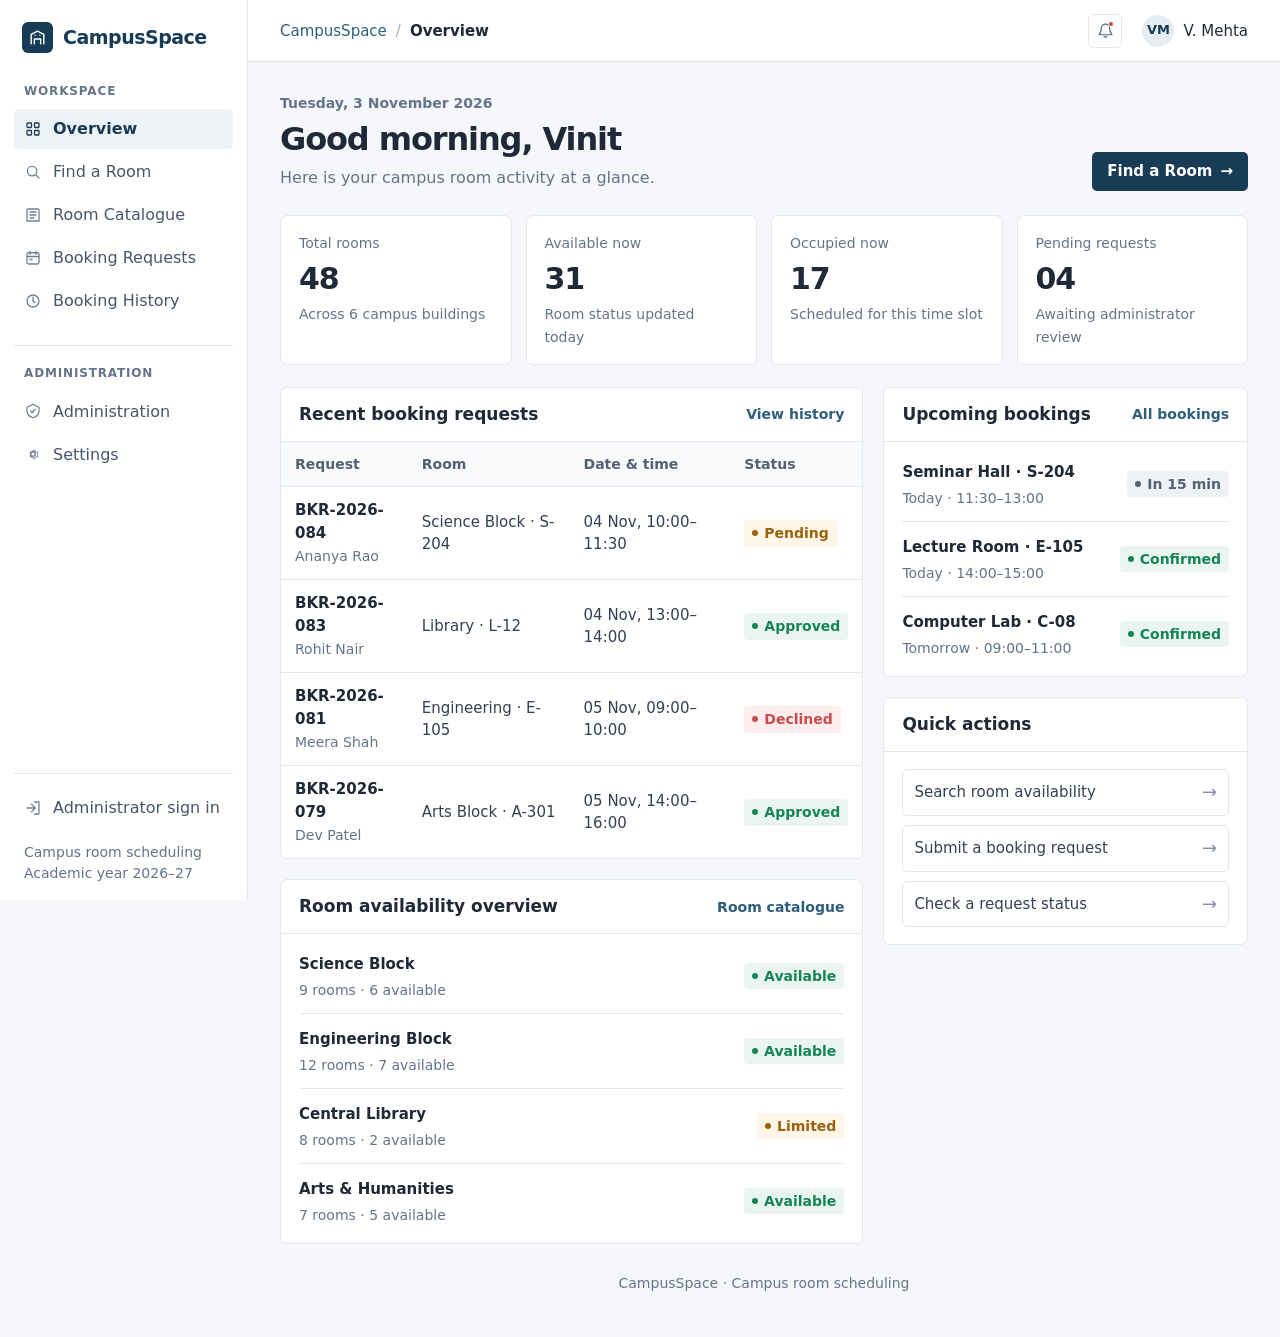
<file: index.html>
<!doctype html>
<html lang="en">
<head>
  <meta charset="utf-8">
  <meta http-equiv="refresh" content="0; url=templates/base.html">
  <meta name="viewport" content="width=device-width, initial-scale=1">
  <title>CampusSpace</title>
</head>
<body>
  <p><a href="templates/base.html">Open CampusSpace</a></p>
</body>
</html>
</file>
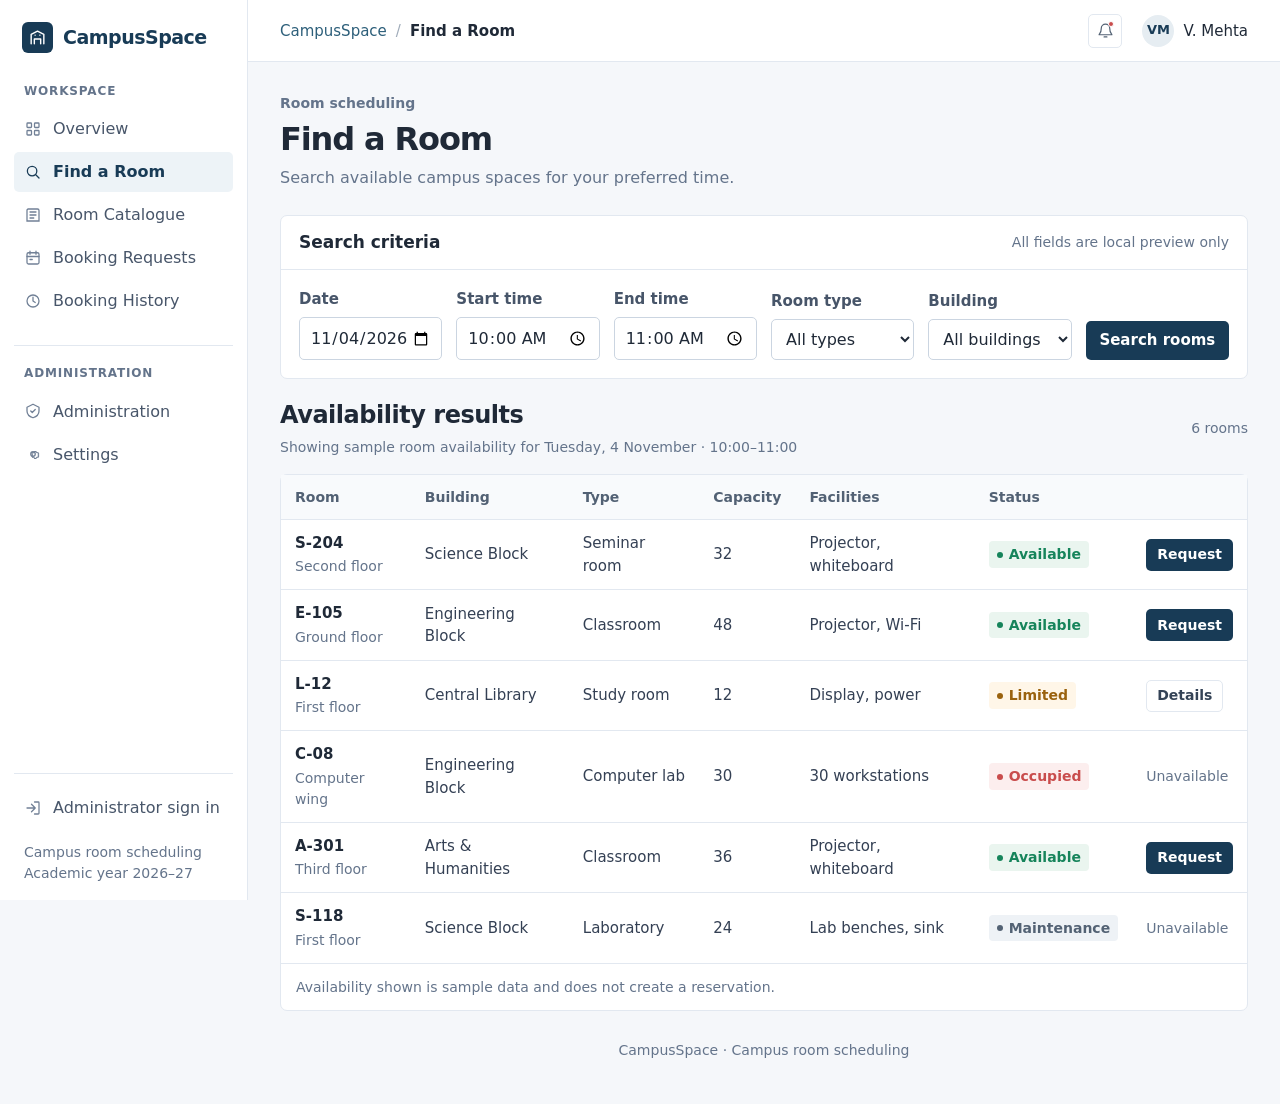
<file: templates/index.html>
<!doctype html>
<html lang="en">
<head>
  <meta charset="utf-8">
  <meta name="viewport" content="width=device-width, initial-scale=1">
  <meta name="description" content="Search campus rooms by date, time, type and building.">
  <title>Find a Room | CampusSpace</title>
  <link rel="stylesheet" href="../css/style.css">
</head>
<body>
  <div class="app-shell">
    <aside class="sidebar">
      <a class="brand" href="base.html"><span class="brand-mark" aria-hidden="true"><svg viewBox="0 0 24 24" fill="none"><path d="M4 20V8l8-4 8 4v12M8 20v-6h8v6M9 9h.01M15 9h.01" stroke="currentColor" stroke-width="1.8" stroke-linecap="round" stroke-linejoin="round"/></svg></span>CampusSpace</a>
      <nav aria-label="Main navigation">
        <section class="nav-section"><p class="nav-label">Workspace</p><ul class="nav-list">
          <li><a class="nav-link" href="base.html"><svg class="nav-icon" viewBox="0 0 24 24" fill="none" aria-hidden="true"><rect x="4" y="4" width="6" height="6" rx="1" stroke="currentColor" stroke-width="1.7"/><rect x="14" y="4" width="6" height="6" rx="1" stroke="currentColor" stroke-width="1.7"/><rect x="4" y="14" width="6" height="6" rx="1" stroke="currentColor" stroke-width="1.7"/><rect x="14" y="14" width="6" height="6" rx="1" stroke="currentColor" stroke-width="1.7"/></svg>Overview</a></li>
          <li><a class="nav-link active" aria-current="page" href="index.html"><svg class="nav-icon" viewBox="0 0 24 24" fill="none" aria-hidden="true"><circle cx="10.8" cy="10.8" r="6.3" stroke="currentColor" stroke-width="1.7"/><path d="m16 16 4 4" stroke="currentColor" stroke-width="1.7" stroke-linecap="round"/></svg>Find a Room</a></li>
          <li><a class="nav-link" href="room_catalogue.html"><svg class="nav-icon" viewBox="0 0 24 24" fill="none" aria-hidden="true"><path d="M4 20V5.5A1.5 1.5 0 0 1 5.5 4H18a2 2 0 0 1 2 2v14H4Z" stroke="currentColor" stroke-width="1.7"/><path d="M8 8h8M8 12h8M8 16h5" stroke="currentColor" stroke-width="1.7" stroke-linecap="round"/></svg>Room Catalogue</a></li>
          <li><a class="nav-link" href="booking.html"><svg class="nav-icon" viewBox="0 0 24 24" fill="none" aria-hidden="true"><rect x="4" y="5" width="16" height="15" rx="2" stroke="currentColor" stroke-width="1.7"/><path d="M8 3v4M16 3v4M4 10h16M8 14h3" stroke="currentColor" stroke-width="1.7" stroke-linecap="round"/></svg>Booking Requests</a></li>
          <li><a class="nav-link" href="history.html"><svg class="nav-icon" viewBox="0 0 24 24" fill="none" aria-hidden="true"><circle cx="12" cy="12" r="8" stroke="currentColor" stroke-width="1.7"/><path d="M12 7v5l3 2" stroke="currentColor" stroke-width="1.7" stroke-linecap="round" stroke-linejoin="round"/></svg>Booking History</a></li>
        </ul></section>
        <section class="nav-section"><p class="nav-label">Administration</p><ul class="nav-list">
          <li><a class="nav-link" href="admin.html"><svg class="nav-icon" viewBox="0 0 24 24" fill="none" aria-hidden="true"><path d="M12 3 4 7v5c0 4.5 3.2 7.5 8 9 4.8-1.5 8-4.5 8-9V7l-8-4Z" stroke="currentColor" stroke-width="1.7" stroke-linejoin="round"/><path d="m9 12 2 2 4-4" stroke="currentColor" stroke-width="1.7" stroke-linecap="round" stroke-linejoin="round"/></svg>Administration</a></li>
          <li><a class="nav-link" href="admin.html#settings"><svg class="nav-icon" viewBox="0 0 24 24" fill="none" aria-hidden="true"><circle cx="12" cy="12" r="3" stroke="currentColor" stroke-width="1.7"/><path d="m19 14 .7.6-1.1 1.9-1-.4-1.2.7-.2 1.1h-2.3l-.2-1.1-1.2-.7-1 .4-1.1-1.9.7-.6v-1.4l-.7-.6 1.1-1.9 1 .4 1.2-.7.2-1.1h2.3l.2 1.1 1.2.7 1-.4 1.1 1.9-.7.6v1.4Z" stroke="currentColor" stroke-width="1.35" stroke-linejoin="round"/></svg>Settings</a></li>
        </ul></section>
      </nav>
      <div class="sidebar-bottom"><a class="nav-link" href="admin_login.html"><svg class="nav-icon" viewBox="0 0 24 24" fill="none" aria-hidden="true"><path d="M10 17l5-5-5-5M15 12H4M14 4h5a1 1 0 0 1 1 1v14a1 1 0 0 1-1 1h-5" stroke="currentColor" stroke-width="1.7" stroke-linecap="round" stroke-linejoin="round"/></svg>Administrator sign in</a><p class="sidebar-note">Campus room scheduling<br>Academic year 2026–27</p></div>
    </aside>
    <div class="main-area">
      <header class="topbar"><div class="breadcrumbs"><a href="base.html">CampusSpace</a><span class="crumb-divider">/</span><strong>Find a Room</strong></div><div class="topbar-actions"><a class="notification" href="admin.html" aria-label="Notifications"><svg viewBox="0 0 24 24" fill="none" aria-hidden="true"><path d="M18 9a6 6 0 0 0-12 0c0 7-3 7-3 9h18c0-2-3-2-3-9ZM10 21h4" stroke="currentColor" stroke-width="1.7" stroke-linecap="round" stroke-linejoin="round"/></svg><span class="notification-dot"></span></a><div class="profile"><span class="avatar">VM</span><span class="profile-name">V. Mehta</span></div></div></header>
      <main class="page-content">
        <section class="page-heading"><div class="page-heading-copy"><p class="eyebrow">Room scheduling</p><h1>Find a Room</h1><p class="page-description">Search available campus spaces for your preferred time.</p></div></section>
        <section class="section-panel filter-panel" aria-labelledby="search-title">
          <div class="section-panel-header"><h2 id="search-title">Search criteria</h2><span class="table-meta">All fields are local preview only</span></div>
          <form class="filter-form">
            <div class="field"><label for="booking-date">Date</label><input id="booking-date" type="date" value="2026-11-04"></div>
            <div class="field"><label for="start-time">Start time</label><input id="start-time" type="time" value="10:00"></div>
            <div class="field"><label for="end-time">End time</label><input id="end-time" type="time" value="11:00"></div>
            <div class="field"><label for="room-type">Room type</label><select id="room-type"><option>All types</option><option>Classroom</option><option>Computer lab</option><option>Seminar hall</option><option>Laboratory</option></select></div>
            <div class="field"><label for="building">Building</label><select id="building"><option>All buildings</option><option>Science Block</option><option>Engineering Block</option><option>Central Library</option><option>Arts &amp; Humanities</option></select></div>
            <button class="button" type="button">Search rooms</button>
          </form>
        </section>

        <div class="toolbar"><div><h2>Availability results</h2><p class="helper-text">Showing sample room availability for Tuesday, 4 November · 10:00–11:00</p></div><span class="table-meta">6 rooms</span></div>
        <section class="section-panel">
          <div class="section-panel-body flush table-wrap">
            <table>
              <thead><tr><th>Room</th><th>Building</th><th>Type</th><th>Capacity</th><th>Facilities</th><th>Status</th><th></th></tr></thead>
              <tbody>
                <tr><td><span class="primary-cell">S-204</span><span class="secondary-cell">Second floor</span></td><td>Science Block</td><td>Seminar room</td><td>32</td><td>Projector, whiteboard</td><td><span class="status status-success">Available</span></td><td><a class="button button-small" href="booking.html">Request</a></td></tr>
                <tr><td><span class="primary-cell">E-105</span><span class="secondary-cell">Ground floor</span></td><td>Engineering Block</td><td>Classroom</td><td>48</td><td>Projector, Wi-Fi</td><td><span class="status status-success">Available</span></td><td><a class="button button-small" href="booking.html">Request</a></td></tr>
                <tr><td><span class="primary-cell">L-12</span><span class="secondary-cell">First floor</span></td><td>Central Library</td><td>Study room</td><td>12</td><td>Display, power</td><td><span class="status status-warning">Limited</span></td><td><a class="button button-secondary button-small" href="booking.html">Details</a></td></tr>
                <tr><td><span class="primary-cell">C-08</span><span class="secondary-cell">Computer wing</span></td><td>Engineering Block</td><td>Computer lab</td><td>30</td><td>30 workstations</td><td><span class="status status-danger">Occupied</span></td><td><span class="table-meta">Unavailable</span></td></tr>
                <tr><td><span class="primary-cell">A-301</span><span class="secondary-cell">Third floor</span></td><td>Arts &amp; Humanities</td><td>Classroom</td><td>36</td><td>Projector, whiteboard</td><td><span class="status status-success">Available</span></td><td><a class="button button-small" href="booking.html">Request</a></td></tr>
                <tr><td><span class="primary-cell">S-118</span><span class="secondary-cell">First floor</span></td><td>Science Block</td><td>Laboratory</td><td>24</td><td>Lab benches, sink</td><td><span class="status status-neutral">Maintenance</span></td><td><span class="table-meta">Unavailable</span></td></tr>
              </tbody>
            </table>
          </div>
          <div class="pagination-note">Availability shown is sample data and does not create a reservation.</div>
        </section>
        <footer class="footer">CampusSpace · Campus room scheduling</footer>
      </main>
    </div>
  </div>
</body>
</html>
</file>
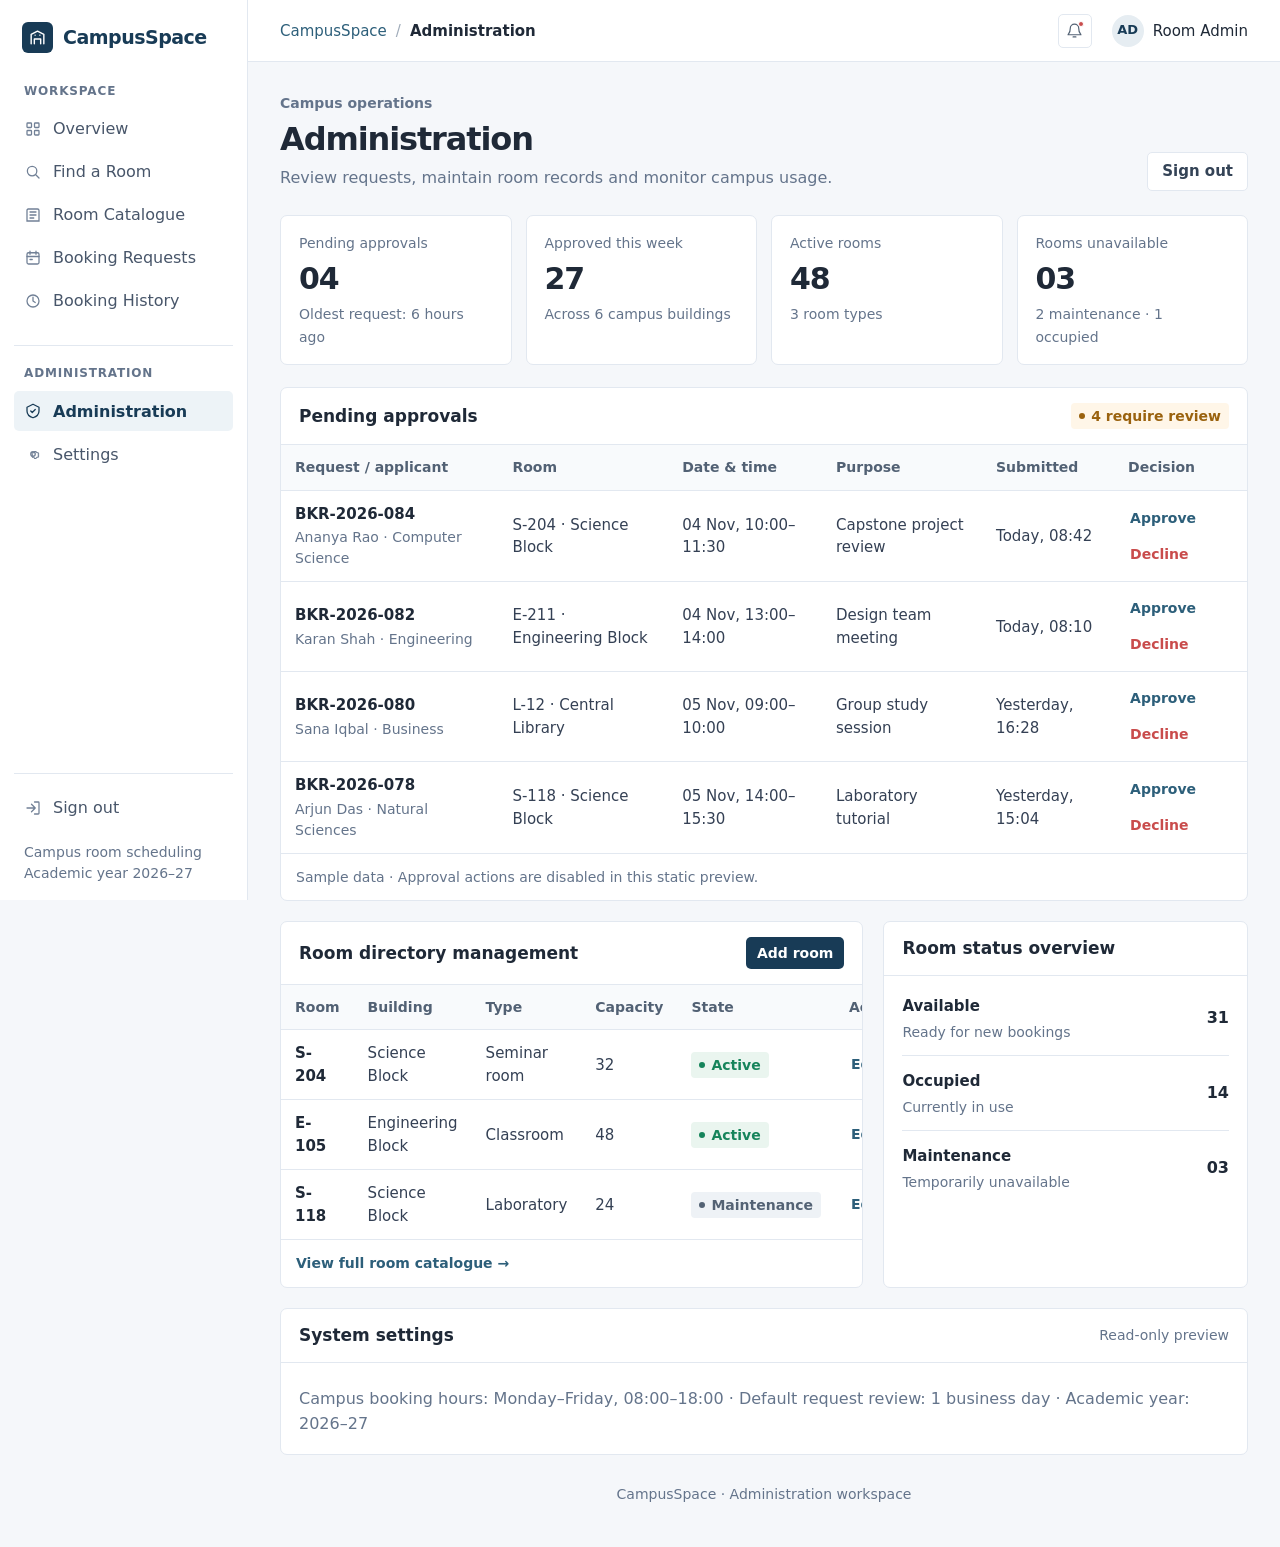
<file: templates/admin.html>
<!doctype html>
<html lang="en">
<head>
  <meta charset="utf-8">
  <meta name="viewport" content="width=device-width, initial-scale=1">
  <meta name="description" content="CampusSpace administration: review bookings and manage campus rooms.">
  <title>Administration | CampusSpace</title>
  <link rel="stylesheet" href="../css/style.css">
</head>
<body>
  <div class="app-shell">
    <aside class="sidebar">
      <a class="brand" href="base.html"><span class="brand-mark" aria-hidden="true"><svg viewBox="0 0 24 24" fill="none"><path d="M4 20V8l8-4 8 4v12M8 20v-6h8v6M9 9h.01M15 9h.01" stroke="currentColor" stroke-width="1.8" stroke-linecap="round" stroke-linejoin="round"/></svg></span>CampusSpace</a>
      <nav aria-label="Main navigation">
        <section class="nav-section"><p class="nav-label">Workspace</p><ul class="nav-list">
          <li><a class="nav-link" href="base.html"><svg class="nav-icon" viewBox="0 0 24 24" fill="none" aria-hidden="true"><rect x="4" y="4" width="6" height="6" rx="1" stroke="currentColor" stroke-width="1.7"/><rect x="14" y="4" width="6" height="6" rx="1" stroke="currentColor" stroke-width="1.7"/><rect x="4" y="14" width="6" height="6" rx="1" stroke="currentColor" stroke-width="1.7"/><rect x="14" y="14" width="6" height="6" rx="1" stroke="currentColor" stroke-width="1.7"/></svg>Overview</a></li>
          <li><a class="nav-link" href="index.html"><svg class="nav-icon" viewBox="0 0 24 24" fill="none" aria-hidden="true"><circle cx="10.8" cy="10.8" r="6.3" stroke="currentColor" stroke-width="1.7"/><path d="m16 16 4 4" stroke="currentColor" stroke-width="1.7" stroke-linecap="round"/></svg>Find a Room</a></li>
          <li><a class="nav-link" href="room_catalogue.html"><svg class="nav-icon" viewBox="0 0 24 24" fill="none" aria-hidden="true"><path d="M4 20V5.5A1.5 1.5 0 0 1 5.5 4H18a2 2 0 0 1 2 2v14H4Z" stroke="currentColor" stroke-width="1.7"/><path d="M8 8h8M8 12h8M8 16h5" stroke="currentColor" stroke-width="1.7" stroke-linecap="round"/></svg>Room Catalogue</a></li>
          <li><a class="nav-link" href="booking.html"><svg class="nav-icon" viewBox="0 0 24 24" fill="none" aria-hidden="true"><rect x="4" y="5" width="16" height="15" rx="2" stroke="currentColor" stroke-width="1.7"/><path d="M8 3v4M16 3v4M4 10h16M8 14h3" stroke="currentColor" stroke-width="1.7" stroke-linecap="round"/></svg>Booking Requests</a></li>
          <li><a class="nav-link" href="history.html"><svg class="nav-icon" viewBox="0 0 24 24" fill="none" aria-hidden="true"><circle cx="12" cy="12" r="8" stroke="currentColor" stroke-width="1.7"/><path d="M12 7v5l3 2" stroke="currentColor" stroke-width="1.7" stroke-linecap="round" stroke-linejoin="round"/></svg>Booking History</a></li>
        </ul></section>
        <section class="nav-section"><p class="nav-label">Administration</p><ul class="nav-list"><li><a class="nav-link active" aria-current="page" href="admin.html"><svg class="nav-icon" viewBox="0 0 24 24" fill="none" aria-hidden="true"><path d="M12 3 4 7v5c0 4.5 3.2 7.5 8 9 4.8-1.5 8-4.5 8-9V7l-8-4Z" stroke="currentColor" stroke-width="1.7" stroke-linejoin="round"/><path d="m9 12 2 2 4-4" stroke="currentColor" stroke-width="1.7" stroke-linecap="round" stroke-linejoin="round"/></svg>Administration</a></li><li><a class="nav-link" href="#settings"><svg class="nav-icon" viewBox="0 0 24 24" fill="none" aria-hidden="true"><circle cx="12" cy="12" r="3" stroke="currentColor" stroke-width="1.7"/><path d="m19 14 .7.6-1.1 1.9-1-.4-1.2.7-.2 1.1h-2.3l-.2-1.1-1.2-.7-1 .4-1.1-1.9.7-.6v-1.4l-.7-.6 1.1-1.9 1 .4 1.2-.7.2-1.1h2.3l.2 1.1 1.2.7 1-.4 1.1 1.9-.7.6v1.4Z" stroke="currentColor" stroke-width="1.35" stroke-linejoin="round"/></svg>Settings</a></li></ul></section>
      </nav>
      <div class="sidebar-bottom"><a class="nav-link" href="admin_login.html"><svg class="nav-icon" viewBox="0 0 24 24" fill="none" aria-hidden="true"><path d="M10 17l5-5-5-5M15 12H4M14 4h5a1 1 0 0 1 1 1v14a1 1 0 0 1-1 1h-5" stroke="currentColor" stroke-width="1.7" stroke-linecap="round" stroke-linejoin="round"/></svg>Sign out</a><p class="sidebar-note">Campus room scheduling<br>Academic year 2026–27</p></div>
    </aside>
    <div class="main-area">
      <header class="topbar"><div class="breadcrumbs"><a href="base.html">CampusSpace</a><span class="crumb-divider">/</span><strong>Administration</strong></div><div class="topbar-actions"><a class="notification" href="#pending-approvals" aria-label="Notifications, four pending requests"><svg viewBox="0 0 24 24" fill="none" aria-hidden="true"><path d="M18 9a6 6 0 0 0-12 0c0 7-3 7-3 9h18c0-2-3-2-3-9ZM10 21h4" stroke="currentColor" stroke-width="1.7" stroke-linecap="round"/></svg><span class="notification-dot"></span></a><div class="profile"><span class="avatar">AD</span><span class="profile-name">Room Admin</span></div></div></header>
      <main class="page-content">
        <section class="page-heading"><div class="page-heading-copy"><p class="eyebrow">Campus operations</p><h1>Administration</h1><p class="page-description">Review requests, maintain room records and monitor campus usage.</p></div><a class="button button-secondary" href="admin_login.html">Sign out</a></section>
        <section class="stats-grid" aria-label="Administration summary">
          <article class="stat"><span class="stat-label">Pending approvals</span><strong class="stat-value">04</strong><span class="stat-detail">Oldest request: 6 hours ago</span></article>
          <article class="stat"><span class="stat-label">Approved this week</span><strong class="stat-value">27</strong><span class="stat-detail">Across 6 campus buildings</span></article>
          <article class="stat"><span class="stat-label">Active rooms</span><strong class="stat-value">48</strong><span class="stat-detail">3 room types</span></article>
          <article class="stat"><span class="stat-label">Rooms unavailable</span><strong class="stat-value">03</strong><span class="stat-detail">2 maintenance · 1 occupied</span></article>
        </section>

        <section class="section-panel" id="pending-approvals">
          <header class="section-panel-header"><h2>Pending approvals</h2><span class="status status-warning">4 require review</span></header>
          <div class="section-panel-body flush table-wrap">
            <table>
              <thead><tr><th>Request / applicant</th><th>Room</th><th>Date &amp; time</th><th>Purpose</th><th>Submitted</th><th>Decision</th></tr></thead>
              <tbody>
                <tr><td><span class="primary-cell">BKR-2026-084</span><span class="secondary-cell">Ananya Rao · Computer Science</span></td><td>S-204 · Science Block</td><td>04 Nov, 10:00–11:30</td><td>Capstone project review</td><td>Today, 08:42</td><td><div class="inline-actions"><button class="text-button" type="button">Approve</button><button class="text-button danger" type="button">Decline</button></div></td></tr>
                <tr><td><span class="primary-cell">BKR-2026-082</span><span class="secondary-cell">Karan Shah · Engineering</span></td><td>E-211 · Engineering Block</td><td>04 Nov, 13:00–14:00</td><td>Design team meeting</td><td>Today, 08:10</td><td><div class="inline-actions"><button class="text-button" type="button">Approve</button><button class="text-button danger" type="button">Decline</button></div></td></tr>
                <tr><td><span class="primary-cell">BKR-2026-080</span><span class="secondary-cell">Sana Iqbal · Business</span></td><td>L-12 · Central Library</td><td>05 Nov, 09:00–10:00</td><td>Group study session</td><td>Yesterday, 16:28</td><td><div class="inline-actions"><button class="text-button" type="button">Approve</button><button class="text-button danger" type="button">Decline</button></div></td></tr>
                <tr><td><span class="primary-cell">BKR-2026-078</span><span class="secondary-cell">Arjun Das · Natural Sciences</span></td><td>S-118 · Science Block</td><td>05 Nov, 14:00–15:30</td><td>Laboratory tutorial</td><td>Yesterday, 15:04</td><td><div class="inline-actions"><button class="text-button" type="button">Approve</button><button class="text-button danger" type="button">Decline</button></div></td></tr>
              </tbody>
            </table>
          </div>
          <div class="pagination-note">Sample data · Approval actions are disabled in this static preview.</div>
        </section>

        <div class="content-grid admin-content-gap">
          <section class="section-panel">
            <header class="section-panel-header"><h2>Room directory management</h2><button class="button button-small" type="button">Add room</button></header>
            <div class="section-panel-body flush table-wrap">
              <table>
                <thead><tr><th>Room</th><th>Building</th><th>Type</th><th>Capacity</th><th>State</th><th>Action</th></tr></thead>
                <tbody>
                  <tr><td class="primary-cell">S-204</td><td>Science Block</td><td>Seminar room</td><td>32</td><td><span class="status status-success">Active</span></td><td><button class="text-button" type="button">Edit</button></td></tr>
                  <tr><td class="primary-cell">E-105</td><td>Engineering Block</td><td>Classroom</td><td>48</td><td><span class="status status-success">Active</span></td><td><button class="text-button" type="button">Edit</button></td></tr>
                  <tr><td class="primary-cell">S-118</td><td>Science Block</td><td>Laboratory</td><td>24</td><td><span class="status status-neutral">Maintenance</span></td><td><button class="text-button" type="button">Edit</button></td></tr>
                </tbody>
              </table>
            </div>
            <div class="pagination-note"><a class="section-link" href="room_catalogue.html">View full room catalogue →</a></div>
          </section>
          <section class="section-panel">
            <header class="section-panel-header"><h2>Room status overview</h2></header>
            <div class="section-panel-body">
              <div class="availability-list">
                <div class="availability-row"><div><span class="availability-room">Available</span><span class="availability-meta">Ready for new bookings</span></div><strong class="primary-cell">31</strong></div>
                <div class="availability-row"><div><span class="availability-room">Occupied</span><span class="availability-meta">Currently in use</span></div><strong class="primary-cell">14</strong></div>
                <div class="availability-row"><div><span class="availability-room">Maintenance</span><span class="availability-meta">Temporarily unavailable</span></div><strong class="primary-cell">03</strong></div>
              </div>
            </div>
          </section>
        </div>
        <section class="section-panel settings-panel" id="settings">
          <header class="section-panel-header"><h2>System settings</h2><span class="table-meta">Read-only preview</span></header>
          <div class="section-panel-body"><p class="page-description">Campus booking hours: Monday–Friday, 08:00–18:00 · Default request review: 1 business day · Academic year: 2026–27</p></div>
        </section>
        <footer class="footer">CampusSpace · Administration workspace</footer>
      </main>
    </div>
  </div>
</body>
</html>
</file>
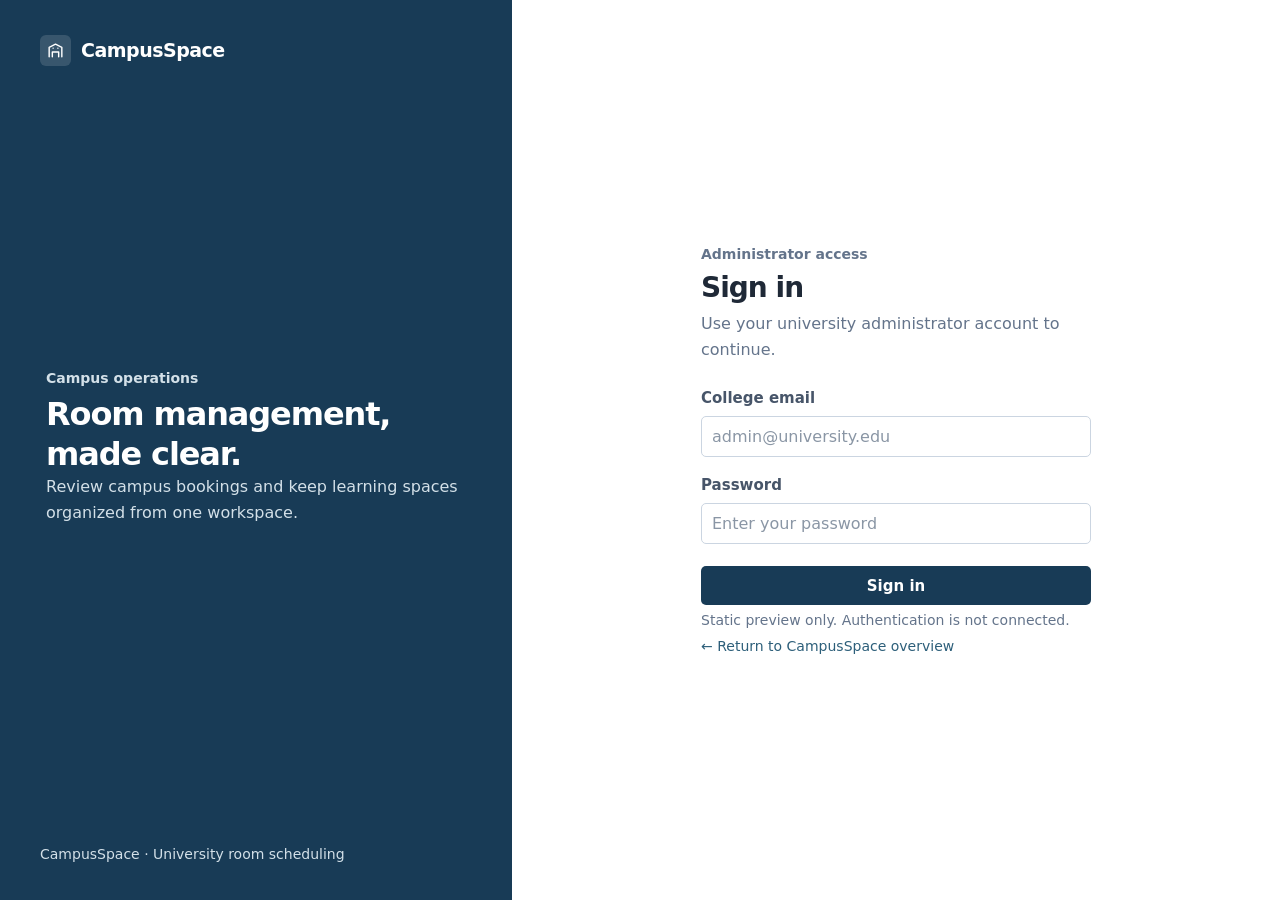
<file: templates/admin_login.html>
<!doctype html>
<html lang="en">
<head>
  <meta charset="utf-8">
  <meta name="viewport" content="width=device-width, initial-scale=1">
  <meta name="description" content="Administrator sign in for CampusSpace room management.">
  <title>Administrator Sign In | CampusSpace</title>
  <link rel="stylesheet" href="../css/style.css">
</head>
<body>
  <main class="login-page">
    <aside class="login-aside">
      <a class="brand" href="base.html"><span class="brand-mark" aria-hidden="true"><svg viewBox="0 0 24 24" fill="none"><path d="M4 20V8l8-4 8 4v12M8 20v-6h8v6M9 9h.01M15 9h.01" stroke="currentColor" stroke-width="1.8" stroke-linecap="round" stroke-linejoin="round"/></svg></span>CampusSpace</a>
      <div class="login-aside-copy"><p class="eyebrow login-eyebrow">Campus operations</p><h2>Room management, made clear.</h2><p>Review campus bookings and keep learning spaces organized from one workspace.</p></div>
      <p class="login-footnote">CampusSpace · University room scheduling</p>
    </aside>
    <section class="login-main">
      <div class="login-form-wrap">
        <p class="eyebrow">Administrator access</p>
        <h1>Sign in</h1>
        <p class="page-description">Use your university administrator account to continue.</p>
        <form action="admin.html" method="get">
          <div class="field"><label for="admin-email">College email</label><input id="admin-email" name="email" type="email" autocomplete="username" placeholder="admin@university.edu" required></div>
          <div class="field"><label for="admin-password">Password</label><input id="admin-password" name="password" type="password" autocomplete="current-password" placeholder="Enter your password" required></div>
          <button type="button" class="button">Sign in</button>
        </form>
        <p class="helper-text login-help">Static preview only. Authentication is not connected.</p>
        <p class="helper-text"><a href="base.html">← Return to CampusSpace overview</a></p>
      </div>
    </section>
  </main>
</body>
</html>
</file>
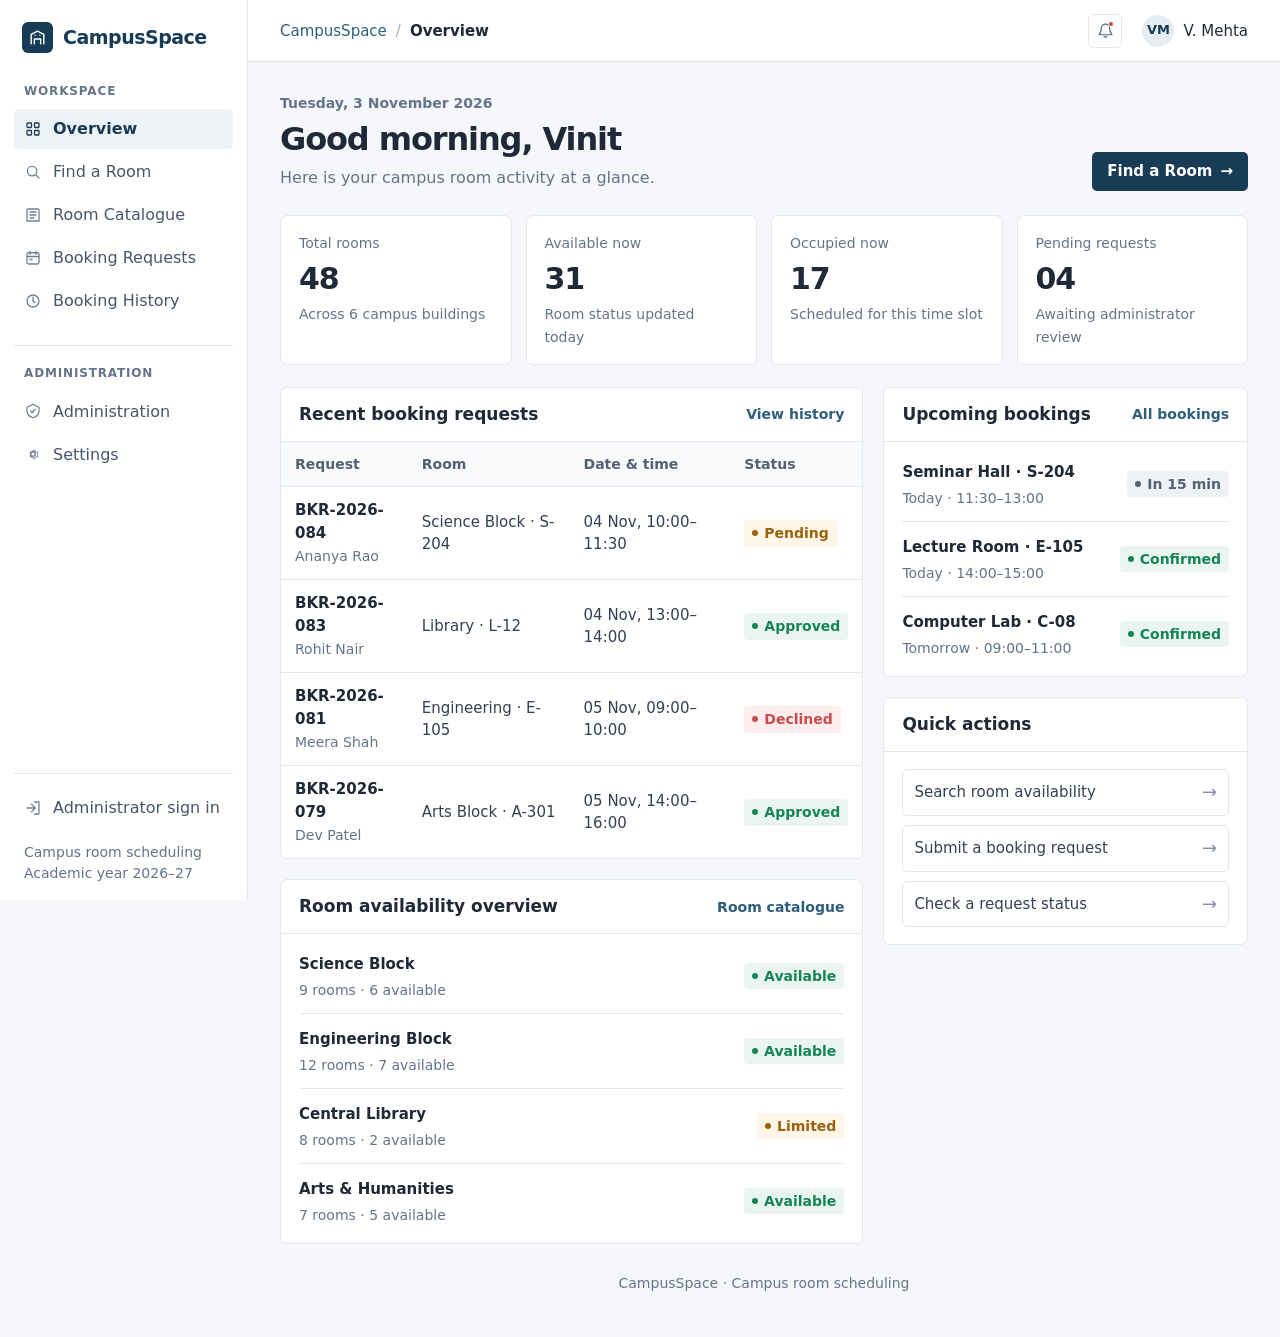
<file: templates/base.html>
<!doctype html>
<html lang="en">
<head>
  <meta charset="utf-8">
  <meta name="viewport" content="width=device-width, initial-scale=1">
  <meta name="description" content="CampusSpace overview for university room availability and booking requests.">
  <title>Overview | CampusSpace</title>
  <link rel="stylesheet" href="../css/style.css">
</head>
<body>
  <div class="app-shell">
    <aside class="sidebar">
      <a class="brand" href="base.html">
        <span class="brand-mark" aria-hidden="true">
          <svg viewBox="0 0 24 24" fill="none"><path d="M4 20V8l8-4 8 4v12M8 20v-6h8v6M9 9h.01M15 9h.01" stroke="currentColor" stroke-width="1.8" stroke-linecap="round" stroke-linejoin="round"/></svg>
        </span>
        CampusSpace
      </a>
      <nav aria-label="Main navigation">
        <section class="nav-section">
          <p class="nav-label">Workspace</p>
          <ul class="nav-list">
            <li><a class="nav-link active" aria-current="page" href="base.html"><svg class="nav-icon" viewBox="0 0 24 24" fill="none" aria-hidden="true"><rect x="4" y="4" width="6" height="6" rx="1" stroke="currentColor" stroke-width="1.7"/><rect x="14" y="4" width="6" height="6" rx="1" stroke="currentColor" stroke-width="1.7"/><rect x="4" y="14" width="6" height="6" rx="1" stroke="currentColor" stroke-width="1.7"/><rect x="14" y="14" width="6" height="6" rx="1" stroke="currentColor" stroke-width="1.7"/></svg>Overview</a></li>
            <li><a class="nav-link" href="index.html"><svg class="nav-icon" viewBox="0 0 24 24" fill="none" aria-hidden="true"><circle cx="10.8" cy="10.8" r="6.3" stroke="currentColor" stroke-width="1.7"/><path d="m16 16 4 4" stroke="currentColor" stroke-width="1.7" stroke-linecap="round"/></svg>Find a Room</a></li>
            <li><a class="nav-link" href="room_catalogue.html"><svg class="nav-icon" viewBox="0 0 24 24" fill="none" aria-hidden="true"><path d="M4 20V5.5A1.5 1.5 0 0 1 5.5 4H18a2 2 0 0 1 2 2v14H4Z" stroke="currentColor" stroke-width="1.7"/><path d="M8 8h8M8 12h8M8 16h5" stroke="currentColor" stroke-width="1.7" stroke-linecap="round"/></svg>Room Catalogue</a></li>
            <li><a class="nav-link" href="booking.html"><svg class="nav-icon" viewBox="0 0 24 24" fill="none" aria-hidden="true"><rect x="4" y="5" width="16" height="15" rx="2" stroke="currentColor" stroke-width="1.7"/><path d="M8 3v4M16 3v4M4 10h16M8 14h3" stroke="currentColor" stroke-width="1.7" stroke-linecap="round"/></svg>Booking Requests</a></li>
            <li><a class="nav-link" href="history.html"><svg class="nav-icon" viewBox="0 0 24 24" fill="none" aria-hidden="true"><circle cx="12" cy="12" r="8" stroke="currentColor" stroke-width="1.7"/><path d="M12 7v5l3 2" stroke="currentColor" stroke-width="1.7" stroke-linecap="round" stroke-linejoin="round"/></svg>Booking History</a></li>
          </ul>
        </section>
        <section class="nav-section">
          <p class="nav-label">Administration</p>
          <ul class="nav-list">
            <li><a class="nav-link" href="admin.html"><svg class="nav-icon" viewBox="0 0 24 24" fill="none" aria-hidden="true"><path d="M12 3 4 7v5c0 4.5 3.2 7.5 8 9 4.8-1.5 8-4.5 8-9V7l-8-4Z" stroke="currentColor" stroke-width="1.7" stroke-linejoin="round"/><path d="m9 12 2 2 4-4" stroke="currentColor" stroke-width="1.7" stroke-linecap="round" stroke-linejoin="round"/></svg>Administration</a></li>
            <li><a class="nav-link" href="admin.html#settings"><svg class="nav-icon" viewBox="0 0 24 24" fill="none" aria-hidden="true"><circle cx="12" cy="12" r="3" stroke="currentColor" stroke-width="1.7"/><path d="m19.4 15 .1.1 1.2.9-1.2 2.1-1.5-.6a7.8 7.8 0 0 1-1.5.9l-.2 1.6h-2.5l-.3-1.6a7.8 7.8 0 0 1-1.5-.9l-1.5.6-1.2-2.1 1.2-.9a7 7 0 0 1 0-1.8l-1.2-.9 1.2-2.1 1.5.6a7.8 7.8 0 0 1 1.5-.9l.3-1.6h2.5l.2 1.6a7.8 7.8 0 0 1 1.5.9l1.5-.6 1.2 2.1-1.2.9a7 7 0 0 1 0 1.7Z" stroke="currentColor" stroke-width="1.35" stroke-linejoin="round" transform="translate(-1 -1) scale(.96)"/></svg>Settings</a></li>
          </ul>
        </section>
      </nav>
      <div class="sidebar-bottom">
        <a class="nav-link" href="admin_login.html"><svg class="nav-icon" viewBox="0 0 24 24" fill="none" aria-hidden="true"><path d="M10 17l5-5-5-5M15 12H4M14 4h5a1 1 0 0 1 1 1v14a1 1 0 0 1-1 1h-5" stroke="currentColor" stroke-width="1.7" stroke-linecap="round" stroke-linejoin="round"/></svg>Administrator sign in</a>
        <p class="sidebar-note">Campus room scheduling<br>Academic year 2026–27</p>
      </div>
    </aside>

    <div class="main-area">
      <header class="topbar">
        <div class="breadcrumbs"><a href="base.html">CampusSpace</a><span class="crumb-divider">/</span><strong>Overview</strong></div>
        <div class="topbar-actions">
          <a class="notification" href="admin.html" aria-label="Notifications, one pending request"><svg viewBox="0 0 24 24" fill="none" aria-hidden="true"><path d="M18 9a6 6 0 0 0-12 0c0 7-3 7-3 9h18c0-2-3-2-3-9ZM10 21h4" stroke="currentColor" stroke-width="1.7" stroke-linecap="round" stroke-linejoin="round"/></svg><span class="notification-dot"></span></a>
          <div class="profile"><span class="avatar">VM</span><span class="profile-name">V. Mehta</span></div>
        </div>
      </header>

      <main class="page-content">
        <section class="page-heading">
          <div class="page-heading-copy">
            <p class="eyebrow">Tuesday, 3 November 2026</p>
            <h1>Good morning, Vinit</h1>
            <p class="page-description">Here is your campus room activity at a glance.</p>
          </div>
          <a class="button" href="index.html">Find a Room <span aria-hidden="true">→</span></a>
        </section>

        <section class="stats-grid" aria-label="Room and booking statistics">
          <article class="stat"><span class="stat-label">Total rooms</span><strong class="stat-value">48</strong><span class="stat-detail">Across 6 campus buildings</span></article>
          <article class="stat"><span class="stat-label">Available now</span><strong class="stat-value">31</strong><span class="stat-detail">Room status updated today</span></article>
          <article class="stat"><span class="stat-label">Occupied now</span><strong class="stat-value">17</strong><span class="stat-detail">Scheduled for this time slot</span></article>
          <article class="stat"><span class="stat-label">Pending requests</span><strong class="stat-value">04</strong><span class="stat-detail">Awaiting administrator review</span></article>
        </section>

        <div class="content-grid">
          <div class="stack">
            <section class="section-panel">
              <header class="section-panel-header"><h2>Recent booking requests</h2><a class="section-link" href="history.html">View history</a></header>
              <div class="section-panel-body flush table-wrap">
                <table>
                  <thead><tr><th>Request</th><th>Room</th><th>Date &amp; time</th><th>Status</th></tr></thead>
                  <tbody>
                    <tr><td><span class="primary-cell">BKR-2026-084</span><span class="secondary-cell">Ananya Rao</span></td><td>Science Block · S-204</td><td>04 Nov, 10:00–11:30</td><td><span class="status status-warning">Pending</span></td></tr>
                    <tr><td><span class="primary-cell">BKR-2026-083</span><span class="secondary-cell">Rohit Nair</span></td><td>Library · L-12</td><td>04 Nov, 13:00–14:00</td><td><span class="status status-success">Approved</span></td></tr>
                    <tr><td><span class="primary-cell">BKR-2026-081</span><span class="secondary-cell">Meera Shah</span></td><td>Engineering · E-105</td><td>05 Nov, 09:00–10:00</td><td><span class="status status-danger">Declined</span></td></tr>
                    <tr><td><span class="primary-cell">BKR-2026-079</span><span class="secondary-cell">Dev Patel</span></td><td>Arts Block · A-301</td><td>05 Nov, 14:00–16:00</td><td><span class="status status-success">Approved</span></td></tr>
                  </tbody>
                </table>
              </div>
            </section>

            <section class="section-panel">
              <header class="section-panel-header"><h2>Room availability overview</h2><a class="section-link" href="room_catalogue.html">Room catalogue</a></header>
              <div class="section-panel-body">
                <div class="availability-list">
                  <div class="availability-row"><div><span class="availability-room">Science Block</span><span class="availability-meta">9 rooms · 6 available</span></div><span class="status status-success">Available</span></div>
                  <div class="availability-row"><div><span class="availability-room">Engineering Block</span><span class="availability-meta">12 rooms · 7 available</span></div><span class="status status-success">Available</span></div>
                  <div class="availability-row"><div><span class="availability-room">Central Library</span><span class="availability-meta">8 rooms · 2 available</span></div><span class="status status-warning">Limited</span></div>
                  <div class="availability-row"><div><span class="availability-room">Arts &amp; Humanities</span><span class="availability-meta">7 rooms · 5 available</span></div><span class="status status-success">Available</span></div>
                </div>
              </div>
            </section>
          </div>

          <div class="stack">
            <section class="section-panel">
              <header class="section-panel-header"><h2>Upcoming bookings</h2><a class="section-link" href="history.html">All bookings</a></header>
              <div class="section-panel-body">
                <div class="availability-list">
                  <div class="availability-row"><div><span class="availability-room">Seminar Hall · S-204</span><span class="availability-meta">Today · 11:30–13:00</span></div><span class="status status-neutral">In 15 min</span></div>
                  <div class="availability-row"><div><span class="availability-room">Lecture Room · E-105</span><span class="availability-meta">Today · 14:00–15:00</span></div><span class="status status-success">Confirmed</span></div>
                  <div class="availability-row"><div><span class="availability-room">Computer Lab · C-08</span><span class="availability-meta">Tomorrow · 09:00–11:00</span></div><span class="status status-success">Confirmed</span></div>
                </div>
              </div>
            </section>
            <section class="section-panel">
              <header class="section-panel-header"><h2>Quick actions</h2></header>
              <div class="section-panel-body">
                <div class="quick-actions">
                  <a class="quick-action" href="index.html"><span>Search room availability</span><span aria-hidden="true">→</span></a>
                  <a class="quick-action" href="booking.html"><span>Submit a booking request</span><span aria-hidden="true">→</span></a>
                  <a class="quick-action" href="history.html"><span>Check a request status</span><span aria-hidden="true">→</span></a>
                </div>
              </div>
            </section>
          </div>
        </div>
        <footer class="footer">CampusSpace · Campus room scheduling</footer>
      </main>
    </div>
  </div>
</body>
</html>
</file>
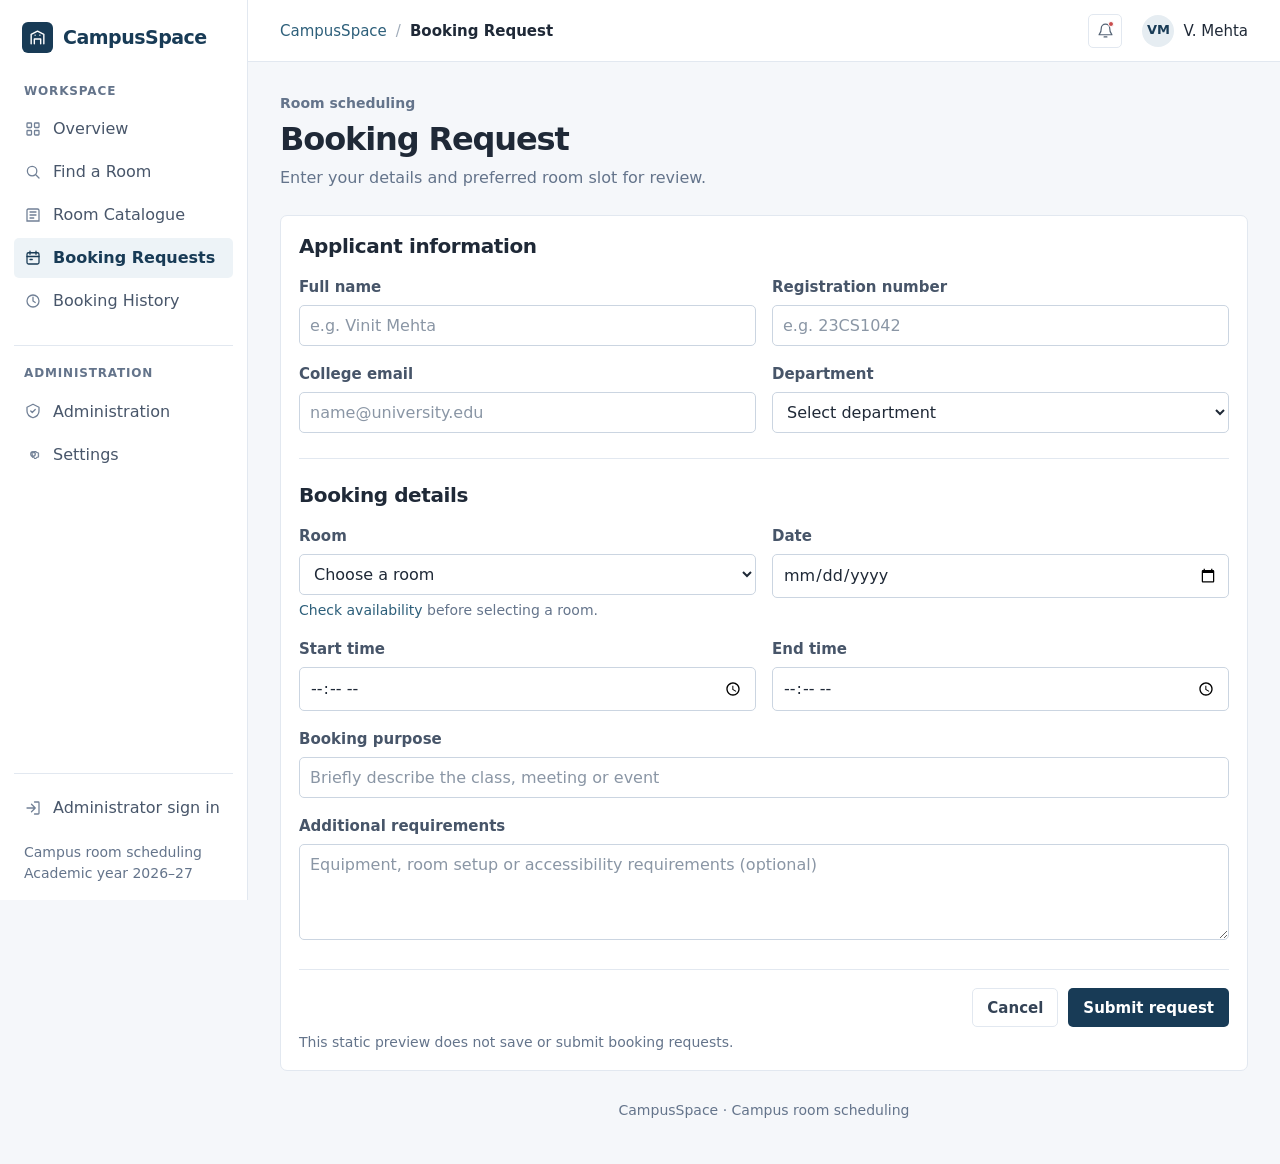
<file: templates/booking.html>
<!doctype html>
<html lang="en">
<head>
  <meta charset="utf-8">
  <meta name="viewport" content="width=device-width, initial-scale=1">
  <meta name="description" content="Prepare a campus room booking request.">
  <title>Booking Request | CampusSpace</title>
  <link rel="stylesheet" href="../css/style.css">
</head>
<body>
  <div class="app-shell">
    <aside class="sidebar">
      <a class="brand" href="base.html"><span class="brand-mark" aria-hidden="true"><svg viewBox="0 0 24 24" fill="none"><path d="M4 20V8l8-4 8 4v12M8 20v-6h8v6M9 9h.01M15 9h.01" stroke="currentColor" stroke-width="1.8" stroke-linecap="round" stroke-linejoin="round"/></svg></span>CampusSpace</a>
      <nav aria-label="Main navigation">
        <section class="nav-section"><p class="nav-label">Workspace</p><ul class="nav-list">
          <li><a class="nav-link" href="base.html"><svg class="nav-icon" viewBox="0 0 24 24" fill="none" aria-hidden="true"><rect x="4" y="4" width="6" height="6" rx="1" stroke="currentColor" stroke-width="1.7"/><rect x="14" y="4" width="6" height="6" rx="1" stroke="currentColor" stroke-width="1.7"/><rect x="4" y="14" width="6" height="6" rx="1" stroke="currentColor" stroke-width="1.7"/><rect x="14" y="14" width="6" height="6" rx="1" stroke="currentColor" stroke-width="1.7"/></svg>Overview</a></li>
          <li><a class="nav-link" href="index.html"><svg class="nav-icon" viewBox="0 0 24 24" fill="none" aria-hidden="true"><circle cx="10.8" cy="10.8" r="6.3" stroke="currentColor" stroke-width="1.7"/><path d="m16 16 4 4" stroke="currentColor" stroke-width="1.7" stroke-linecap="round"/></svg>Find a Room</a></li>
          <li><a class="nav-link" href="room_catalogue.html"><svg class="nav-icon" viewBox="0 0 24 24" fill="none" aria-hidden="true"><path d="M4 20V5.5A1.5 1.5 0 0 1 5.5 4H18a2 2 0 0 1 2 2v14H4Z" stroke="currentColor" stroke-width="1.7"/><path d="M8 8h8M8 12h8M8 16h5" stroke="currentColor" stroke-width="1.7" stroke-linecap="round"/></svg>Room Catalogue</a></li>
          <li><a class="nav-link active" aria-current="page" href="booking.html"><svg class="nav-icon" viewBox="0 0 24 24" fill="none" aria-hidden="true"><rect x="4" y="5" width="16" height="15" rx="2" stroke="currentColor" stroke-width="1.7"/><path d="M8 3v4M16 3v4M4 10h16M8 14h3" stroke="currentColor" stroke-width="1.7" stroke-linecap="round"/></svg>Booking Requests</a></li>
          <li><a class="nav-link" href="history.html"><svg class="nav-icon" viewBox="0 0 24 24" fill="none" aria-hidden="true"><circle cx="12" cy="12" r="8" stroke="currentColor" stroke-width="1.7"/><path d="M12 7v5l3 2" stroke="currentColor" stroke-width="1.7" stroke-linecap="round" stroke-linejoin="round"/></svg>Booking History</a></li>
        </ul></section>
        <section class="nav-section"><p class="nav-label">Administration</p><ul class="nav-list"><li><a class="nav-link" href="admin.html"><svg class="nav-icon" viewBox="0 0 24 24" fill="none" aria-hidden="true"><path d="M12 3 4 7v5c0 4.5 3.2 7.5 8 9 4.8-1.5 8-4.5 8-9V7l-8-4Z" stroke="currentColor" stroke-width="1.7" stroke-linejoin="round"/><path d="m9 12 2 2 4-4" stroke="currentColor" stroke-width="1.7" stroke-linecap="round" stroke-linejoin="round"/></svg>Administration</a></li><li><a class="nav-link" href="admin.html#settings"><svg class="nav-icon" viewBox="0 0 24 24" fill="none" aria-hidden="true"><circle cx="12" cy="12" r="3" stroke="currentColor" stroke-width="1.7"/><path d="m19 14 .7.6-1.1 1.9-1-.4-1.2.7-.2 1.1h-2.3l-.2-1.1-1.2-.7-1 .4-1.1-1.9.7-.6v-1.4l-.7-.6 1.1-1.9 1 .4 1.2-.7.2-1.1h2.3l.2 1.1 1.2.7 1-.4 1.1 1.9-.7.6v1.4Z" stroke="currentColor" stroke-width="1.35" stroke-linejoin="round"/></svg>Settings</a></li></ul></section>
      </nav>
      <div class="sidebar-bottom"><a class="nav-link" href="admin_login.html"><svg class="nav-icon" viewBox="0 0 24 24" fill="none" aria-hidden="true"><path d="M10 17l5-5-5-5M15 12H4M14 4h5a1 1 0 0 1 1 1v14a1 1 0 0 1-1 1h-5" stroke="currentColor" stroke-width="1.7" stroke-linecap="round" stroke-linejoin="round"/></svg>Administrator sign in</a><p class="sidebar-note">Campus room scheduling<br>Academic year 2026–27</p></div>
    </aside>
    <div class="main-area">
      <header class="topbar"><div class="breadcrumbs"><a href="base.html">CampusSpace</a><span class="crumb-divider">/</span><strong>Booking Request</strong></div><div class="topbar-actions"><a class="notification" href="admin.html" aria-label="Notifications"><svg viewBox="0 0 24 24" fill="none" aria-hidden="true"><path d="M18 9a6 6 0 0 0-12 0c0 7-3 7-3 9h18c0-2-3-2-3-9ZM10 21h4" stroke="currentColor" stroke-width="1.7" stroke-linecap="round"/></svg><span class="notification-dot"></span></a><div class="profile"><span class="avatar">VM</span><span class="profile-name">V. Mehta</span></div></div></header>
      <main class="page-content">
        <section class="page-heading"><div class="page-heading-copy"><p class="eyebrow">Room scheduling</p><h1>Booking Request</h1><p class="page-description">Enter your details and preferred room slot for review.</p></div></section>
        <section class="section-panel">
          <div class="section-panel-body">
            <form action="#" method="get">
              <section class="form-section" aria-labelledby="applicant-heading">
                <h2 class="form-section-title" id="applicant-heading">Applicant information</h2>
                <div class="form-fields">
                  <div class="field"><label for="full-name">Full name</label><input id="full-name" name="name" autocomplete="name" placeholder="e.g. Vinit Mehta" required></div>
                  <div class="field"><label for="registration-number">Registration number</label><input id="registration-number" name="registration" placeholder="e.g. 23CS1042" required></div>
                  <div class="field"><label for="college-email">College email</label><input id="college-email" name="email" type="email" autocomplete="email" placeholder="name@university.edu" required></div>
                  <div class="field"><label for="department">Department</label><select id="department" name="department" required><option value="">Select department</option><option>Computer Science</option><option>Engineering</option><option>Arts &amp; Humanities</option><option>Natural Sciences</option><option>Business</option></select></div>
                </div>
              </section>
              <section class="form-section" aria-labelledby="booking-details-heading">
                <h2 class="form-section-title" id="booking-details-heading">Booking details</h2>
                <div class="form-fields">
                  <div class="field"><label for="room">Room</label><select id="room" name="room" required><option value="">Choose a room</option><option>S-204 · Science Block · Seminar room</option><option>E-105 · Engineering Block · Classroom</option><option>L-12 · Central Library · Study room</option><option>A-301 · Arts &amp; Humanities · Classroom</option></select><p class="helper-text"><a href="index.html">Check availability</a> before selecting a room.</p></div>
                  <div class="field"><label for="booking-date">Date</label><input id="booking-date" name="date" type="date" required></div>
                  <div class="field"><label for="booking-start">Start time</label><input id="booking-start" name="start" type="time" required></div>
                  <div class="field"><label for="booking-end">End time</label><input id="booking-end" name="end" type="time" required></div>
                  <div class="field field-wide"><label for="purpose">Booking purpose</label><input id="purpose" name="purpose" placeholder="Briefly describe the class, meeting or event" required></div>
                  <div class="field field-wide"><label for="requirements">Additional requirements</label><textarea id="requirements" name="requirements" placeholder="Equipment, room setup or accessibility requirements (optional)"></textarea></div>
                </div>
              </section>
              <div class="form-actions"><a class="button button-secondary" href="index.html">Cancel</a><button class="button" type="button">Submit request</button></div>
              <p class="helper-text">This static preview does not save or submit booking requests.</p>
            </form>
          </div>
        </section>
        <footer class="footer">CampusSpace · Campus room scheduling</footer>
      </main>
    </div>
  </div>
</body>
</html>
</file>
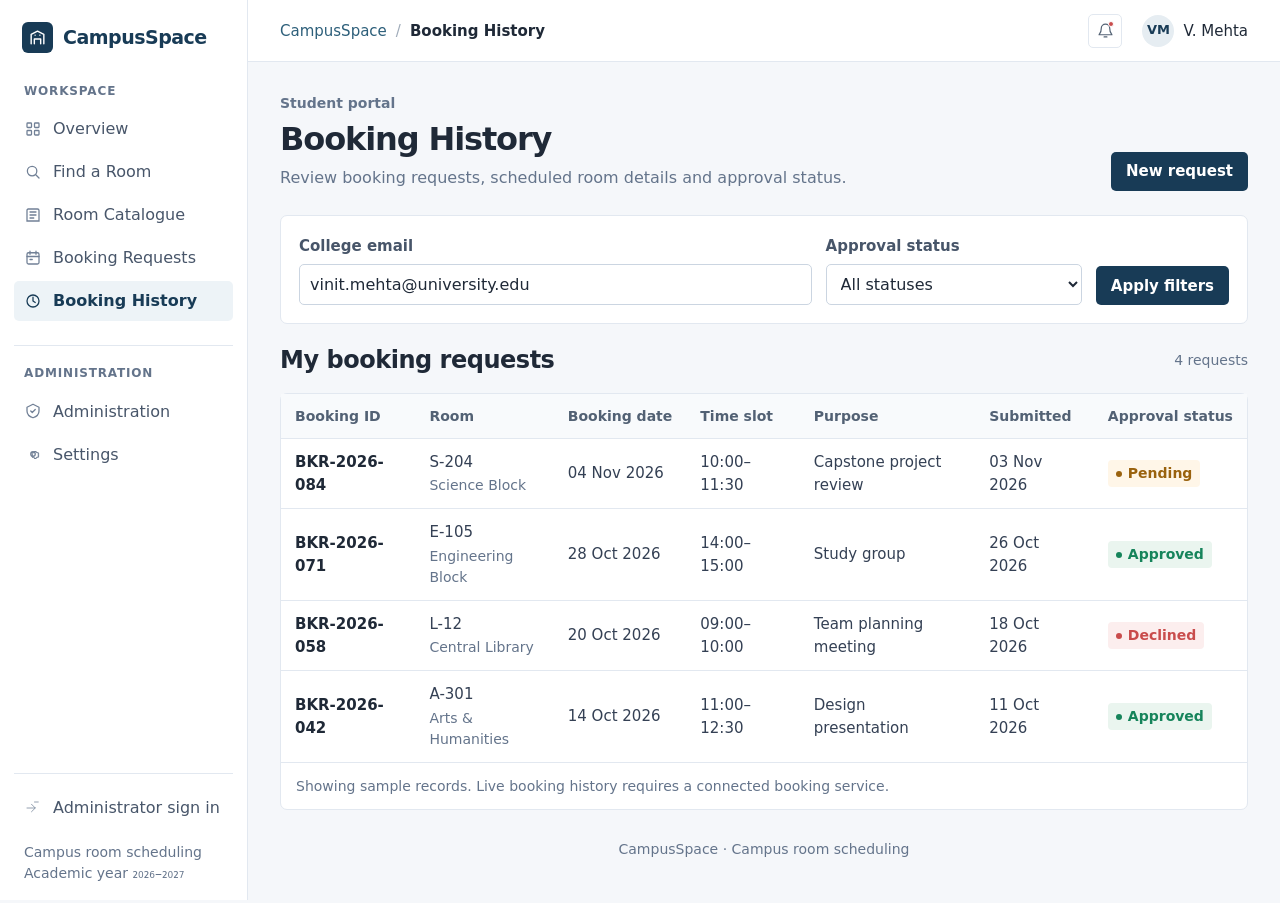
<file: templates/history.html>
<!doctype html>
<html lang="en">
<head>
  <meta charset="utf-8">
  <meta name="viewport" content="width=device-width, initial-scale=1">
  <meta name="description" content="Review submitted campus room booking requests and approval status.">
  <title>Booking History | CampusSpace</title>
  <link rel="stylesheet" href="../css/style.css">
</head>
<body>
  <div class="app-shell">
    <aside class="sidebar">
      <a class="brand" href="base.html"><span class="brand-mark" aria-hidden="true"><svg viewBox="0 0 24 24" fill="none"><path d="M4 20V8l8-4 8 4v12M8 20v-6h8v6M9 9h.01M15 9h.01" stroke="currentColor" stroke-width="1.8" stroke-linecap="round" stroke-linejoin="round"/></svg></span>CampusSpace</a>
      <nav aria-label="Main navigation">
        <section class="nav-section"><p class="nav-label">Workspace</p><ul class="nav-list">
          <li><a class="nav-link" href="base.html"><svg class="nav-icon" viewBox="0 0 24 24" fill="none" aria-hidden="true"><rect x="4" y="4" width="6" height="6" rx="1" stroke="currentColor" stroke-width="1.7"/><rect x="14" y="4" width="6" height="6" rx="1" stroke="currentColor" stroke-width="1.7"/><rect x="4" y="14" width="6" height="6" rx="1" stroke="currentColor" stroke-width="1.7"/><rect x="14" y="14" width="6" height="6" rx="1" stroke="currentColor" stroke-width="1.7"/></svg>Overview</a></li>
          <li><a class="nav-link" href="index.html"><svg class="nav-icon" viewBox="0 0 24 24" fill="none" aria-hidden="true"><circle cx="10.8" cy="10.8" r="6.3" stroke="currentColor" stroke-width="1.7"/><path d="m16 16 4 4" stroke="currentColor" stroke-width="1.7" stroke-linecap="round"/></svg>Find a Room</a></li>
          <li><a class="nav-link" href="room_catalogue.html"><svg class="nav-icon" viewBox="0 0 24 24" fill="none" aria-hidden="true"><path d="M4 20V5.5A1.5 1.5 0 0 1 5.5 4H18a2 2 0 0 1 2 2v14H4Z" stroke="currentColor" stroke-width="1.7"/><path d="M8 8h8M8 12h8M8 16h5" stroke="currentColor" stroke-width="1.7" stroke-linecap="round"/></svg>Room Catalogue</a></li>
          <li><a class="nav-link" href="booking.html"><svg class="nav-icon" viewBox="0 0 24 24" fill="none" aria-hidden="true"><rect x="4" y="5" width="16" height="15" rx="2" stroke="currentColor" stroke-width="1.7"/><path d="M8 3v4M16 3v4M4 10h16M8 14h3" stroke="currentColor" stroke-width="1.7" stroke-linecap="round"/></svg>Booking Requests</a></li>
          <li><a class="nav-link active" aria-current="page" href="history.html"><svg class="nav-icon" viewBox="0 0 24 24" fill="none" aria-hidden="true"><circle cx="12" cy="12" r="8" stroke="currentColor" stroke-width="1.7"/><path d="M12 7v5l3 2" stroke="currentColor" stroke-width="1.7" stroke-linecap="round" stroke-linejoin="round"/></svg>Booking History</a></li>
        </ul></section>
        <section class="nav-section"><p class="nav-label">Administration</p><ul class="nav-list"><li><a class="nav-link" href="admin.html"><svg class="nav-icon" viewBox="0 0 24 24" fill="none" aria-hidden="true"><path d="M12 3 4 7v5c0 4.5 3.2 7.5 8 9 4.8-1.5 8-4.5 8-9V7l-8-4Z" stroke="currentColor" stroke-width="1.7" stroke-linejoin="round"/><path d="m9 12 2 2 4-4" stroke="currentColor" stroke-width="1.7" stroke-linecap="round" stroke-linejoin="round"/></svg>Administration</a></li><li><a class="nav-link" href="admin.html#settings"><svg class="nav-icon" viewBox="0 0 24 24" fill="none" aria-hidden="true"><circle cx="12" cy="12" r="3" stroke="currentColor" stroke-width="1.7"/><path d="m19 14 .7.6-1.1 1.9-1-.4-1.2.7-.2 1.1h-2.3l-.2-1.1-1.2-.7-1 .4-1.1-1.9.7-.6v-1.4l-.7-.6 1.1-1.9 1 .4 1.2-.7.2-1.1h2.3l.2 1.1 1.2.7 1-.4 1.1 1.9-.7.6v1.4Z" stroke="currentColor" stroke-width="1.35" stroke-linejoin="round"/></svg>Settings</a></li></ul></section>
      </nav>
      <div class="sidebar-bottom"><a class="nav-link" href="admin_login.html"><svg class="nav-icon" viewBox="0 0 24 24" fill="none" aria-hidden="true"><path d="M10 17l5-5-5-5M15 12H4M14 4h5a1 1 0 0 １ １ １v１４a１ １ ０ ０ １-１ １h-５" stroke="currentColor" stroke-width="₁.₇" stroke-linecap="round" stroke-linejoin="round"/></svg>Administrator sign in</a><p class="sidebar-note">Campus room scheduling<br>Academic year ₂₀₂₆–₂₀₂₇</p></div>
    </aside>
    <div class="main-area">
      <header class="topbar"><div class="breadcrumbs"><a href="base.html">CampusSpace</a><span class="crumb-divider">/</span><strong>Booking History</strong></div><div class="topbar-actions"><a class="notification" href="admin.html" aria-label="Notifications"><svg viewBox="0 0 24 24" fill="none" aria-hidden="true"><path d="M18 9a6 6 0 0 0-12 0c0 7-3 7-3 9h18c0-2-3-2-3-9ZM10 21h4" stroke="currentColor" stroke-width="1.7" stroke-linecap="round"/></svg><span class="notification-dot"></span></a><div class="profile"><span class="avatar">VM</span><span class="profile-name">V. Mehta</span></div></div></header>
      <main class="page-content">
        <section class="page-heading"><div class="page-heading-copy"><p class="eyebrow">Student portal</p><h1>Booking History</h1><p class="page-description">Review booking requests, scheduled room details and approval status.</p></div><a class="button" href="booking.html">New request</a></section>
        <section class="section-panel filter-panel">
          <form class="filter-form history-filter-form">
            <div class="field"><label for="history-email">College email</label><input id="history-email" type="email" placeholder="name@university.edu" value="vinit.mehta@university.edu"></div>
            <div class="field"><label for="history-status">Approval status</label><select id="history-status"><option>All statuses</option><option>Pending</option><option>Approved</option><option>Declined</option></select></div>
            <button type="button" class="button">Apply filters</button>
          </form>
        </section>
        <div class="toolbar"><h2>My booking requests</h2><span class="table-meta">4 requests</span></div>
        <section class="section-panel">
          <div class="section-panel-body flush table-wrap">
            <table>
              <thead><tr><th>Booking ID</th><th>Room</th><th>Booking date</th><th>Time slot</th><th>Purpose</th><th>Submitted</th><th>Approval status</th></tr></thead>
              <tbody>
                <tr><td class="primary-cell">BKR-2026-084</td><td>S-204<span class="secondary-cell">Science Block</span></td><td>04 Nov 2026</td><td>10:00–11:30</td><td>Capstone project review</td><td>03 Nov 2026</td><td><span class="status status-warning">Pending</span></td></tr>
                <tr><td class="primary-cell">BKR-2026-071</td><td>E-105<span class="secondary-cell">Engineering Block</span></td><td>28 Oct 2026</td><td>14:00–15:00</td><td>Study group</td><td>26 Oct 2026</td><td><span class="status status-success">Approved</span></td></tr>
                <tr><td class="primary-cell">BKR-2026-058</td><td>L-12<span class="secondary-cell">Central Library</span></td><td>20 Oct 2026</td><td>09:00–10:00</td><td>Team planning meeting</td><td>18 Oct 2026</td><td><span class="status status-danger">Declined</span></td></tr>
                <tr><td class="primary-cell">BKR-2026-042</td><td>A-301<span class="secondary-cell">Arts &amp; Humanities</span></td><td>14 Oct 2026</td><td>11:00–12:30</td><td>Design presentation</td><td>11 Oct 2026</td><td><span class="status status-success">Approved</span></td></tr>
              </tbody>
            </table>
          </div>
          <div class="pagination-note">Showing sample records. Live booking history requires a connected booking service.</div>
        </section>
        <footer class="footer">CampusSpace · Campus room scheduling</footer>
      </main>
    </div>
  </div>
</body>
</html>
</file>
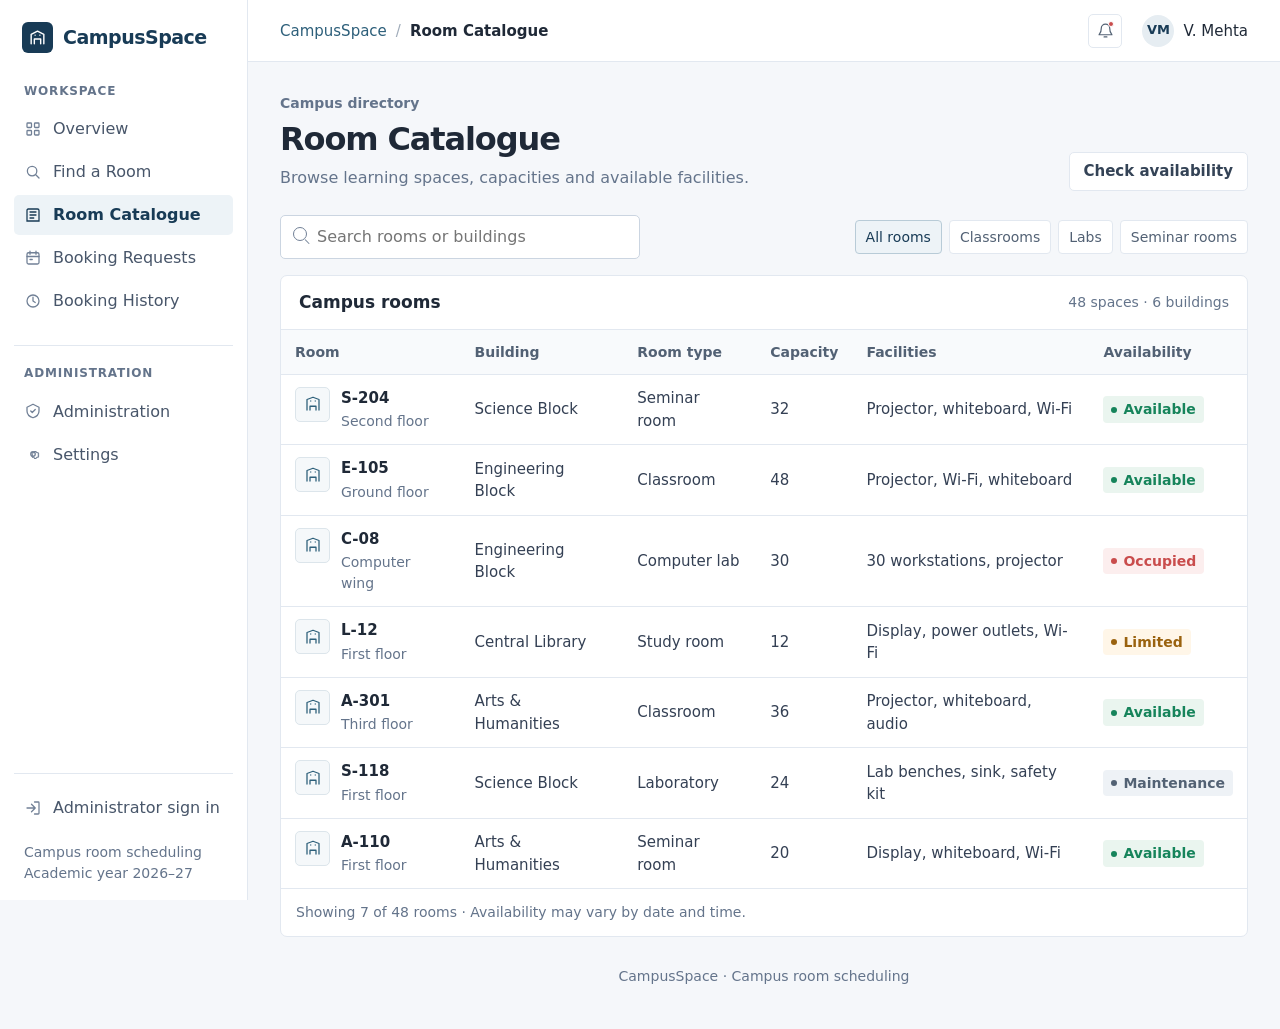
<file: templates/room_catalogue.html>
<!doctype html>
<html lang="en">
<head>
  <meta charset="utf-8">
  <meta name="viewport" content="width=device-width, initial-scale=1">
  <meta name="description" content="Browse campus rooms, facilities and capacity.">
  <title>Room Catalogue | CampusSpace</title>
  <link rel="stylesheet" href="../css/style.css">
</head>
<body>
  <div class="app-shell">
    <aside class="sidebar">
      <a class="brand" href="base.html"><span class="brand-mark" aria-hidden="true"><svg viewBox="0 0 24 24" fill="none"><path d="M4 20V8l8-4 8 4v12M8 20v-6h8v6M9 9h.01M15 9h.01" stroke="currentColor" stroke-width="1.8" stroke-linecap="round" stroke-linejoin="round"/></svg></span>CampusSpace</a>
      <nav aria-label="Main navigation">
        <section class="nav-section"><p class="nav-label">Workspace</p><ul class="nav-list">
          <li><a class="nav-link" href="base.html"><svg class="nav-icon" viewBox="0 0 24 24" fill="none" aria-hidden="true"><rect x="4" y="4" width="6" height="6" rx="1" stroke="currentColor" stroke-width="1.7"/><rect x="14" y="4" width="6" height="6" rx="1" stroke="currentColor" stroke-width="1.7"/><rect x="4" y="14" width="6" height="6" rx="1" stroke="currentColor" stroke-width="1.7"/><rect x="14" y="14" width="6" height="6" rx="1" stroke="currentColor" stroke-width="1.7"/></svg>Overview</a></li>
          <li><a class="nav-link" href="index.html"><svg class="nav-icon" viewBox="0 0 24 24" fill="none" aria-hidden="true"><circle cx="10.8" cy="10.8" r="6.3" stroke="currentColor" stroke-width="1.7"/><path d="m16 16 4 4" stroke="currentColor" stroke-width="1.7" stroke-linecap="round"/></svg>Find a Room</a></li>
          <li><a class="nav-link active" aria-current="page" href="room_catalogue.html"><svg class="nav-icon" viewBox="0 0 24 24" fill="none" aria-hidden="true"><path d="M4 20V5.5A1.5 1.5 0 0 1 5.5 4H18a2 2 0 0 1 2 2v14H4Z" stroke="currentColor" stroke-width="1.7"/><path d="M8 8h8M8 12h8M8 16h5" stroke="currentColor" stroke-width="1.7" stroke-linecap="round"/></svg>Room Catalogue</a></li>
          <li><a class="nav-link" href="booking.html"><svg class="nav-icon" viewBox="0 0 24 24" fill="none" aria-hidden="true"><rect x="4" y="5" width="16" height="15" rx="2" stroke="currentColor" stroke-width="1.7"/><path d="M8 3v4M16 3v4M4 10h16M8 14h3" stroke="currentColor" stroke-width="1.7" stroke-linecap="round"/></svg>Booking Requests</a></li>
          <li><a class="nav-link" href="history.html"><svg class="nav-icon" viewBox="0 0 24 24" fill="none" aria-hidden="true"><circle cx="12" cy="12" r="8" stroke="currentColor" stroke-width="1.7"/><path d="M12 7v5l3 2" stroke="currentColor" stroke-width="1.7" stroke-linecap="round" stroke-linejoin="round"/></svg>Booking History</a></li>
        </ul></section>
        <section class="nav-section"><p class="nav-label">Administration</p><ul class="nav-list"><li><a class="nav-link" href="admin.html"><svg class="nav-icon" viewBox="0 0 24 24" fill="none" aria-hidden="true"><path d="M12 3 4 7v5c0 4.5 3.2 7.5 8 9 4.8-1.5 8-4.5 8-9V7l-8-4Z" stroke="currentColor" stroke-width="1.7" stroke-linejoin="round"/><path d="m9 12 2 2 4-4" stroke="currentColor" stroke-width="1.7" stroke-linecap="round" stroke-linejoin="round"/></svg>Administration</a></li><li><a class="nav-link" href="admin.html#settings"><svg class="nav-icon" viewBox="0 0 24 24" fill="none" aria-hidden="true"><circle cx="12" cy="12" r="3" stroke="currentColor" stroke-width="1.7"/><path d="m19 14 .7.6-1.1 1.9-1-.4-1.2.7-.2 1.1h-2.3l-.2-1.1-1.2-.7-1 .4-1.1-1.9.7-.6v-1.4l-.7-.6 1.1-1.9 1 .4 1.2-.7.2-1.1h2.3l.2 1.1 1.2.7 1-.4 1.1 1.9-.7.6v1.4Z" stroke="currentColor" stroke-width="1.35" stroke-linejoin="round"/></svg>Settings</a></li></ul></section>
      </nav>
      <div class="sidebar-bottom"><a class="nav-link" href="admin_login.html"><svg class="nav-icon" viewBox="0 0 24 24" fill="none" aria-hidden="true"><path d="M10 17l5-5-5-5M15 12H4M14 4h5a1 1 0 0 1 1 1v14a1 1 0 0 1-1 1h-5" stroke="currentColor" stroke-width="1.7" stroke-linecap="round" stroke-linejoin="round"/></svg>Administrator sign in</a><p class="sidebar-note">Campus room scheduling<br>Academic year 2026–27</p></div>
    </aside>
    <div class="main-area">
      <header class="topbar"><div class="breadcrumbs"><a href="base.html">CampusSpace</a><span class="crumb-divider">/</span><strong>Room Catalogue</strong></div><div class="topbar-actions"><a class="notification" href="admin.html" aria-label="Notifications"><svg viewBox="0 0 24 24" fill="none" aria-hidden="true"><path d="M18 9a6 6 0 0 0-12 0c0 7-3 7-3 9h18c0-2-3-2-3-9ZM10 21h4" stroke="currentColor" stroke-width="1.7" stroke-linecap="round"/></svg><span class="notification-dot"></span></a><div class="profile"><span class="avatar">VM</span><span class="profile-name">V. Mehta</span></div></div></header>
      <main class="page-content">
        <section class="page-heading"><div class="page-heading-copy"><p class="eyebrow">Campus directory</p><h1>Room Catalogue</h1><p class="page-description">Browse learning spaces, capacities and available facilities.</p></div><a class="button button-secondary" href="index.html">Check availability</a></section>
        <div class="toolbar">
          <label class="search-field"><span class="visually-hidden">Search rooms</span><input type="search" placeholder="Search rooms or buildings" aria-label="Search rooms or buildings"></label>
          <div class="filter-chips" aria-label="Room type filters (visual only)"><span class="filter-chip selected">All rooms</span><span class="filter-chip">Classrooms</span><span class="filter-chip">Labs</span><span class="filter-chip">Seminar rooms</span></div>
        </div>
        <section class="section-panel">
          <header class="section-panel-header"><h2>Campus rooms</h2><span class="table-meta">48 spaces · 6 buildings</span></header>
          <div class="section-panel-body flush table-wrap">
            <table>
              <thead><tr><th>Room</th><th>Building</th><th>Room type</th><th>Capacity</th><th>Facilities</th><th>Availability</th></tr></thead>
              <tbody>
                <tr><td><span class="room-detail"><span class="room-symbol" aria-hidden="true"><svg viewBox="0 0 24 24" fill="none"><path d="M4 20V6l8-3 8 3v14M8 20v-5h8v5M9 8h.01M15 8h.01" stroke="currentColor" stroke-width="1.7" stroke-linecap="round" stroke-linejoin="round"/></svg></span><span><span class="primary-cell">S-204</span><span class="secondary-cell">Second floor</span></span></span></td><td>Science Block</td><td>Seminar room</td><td>32</td><td>Projector, whiteboard, Wi-Fi</td><td><span class="status status-success">Available</span></td></tr>
                <tr><td><span class="room-detail"><span class="room-symbol" aria-hidden="true"><svg viewBox="0 0 24 24" fill="none"><path d="M4 20V6l8-3 8 3v14M8 20v-5h8v5M9 8h.01M15 8h.01" stroke="currentColor" stroke-width="1.7" stroke-linecap="round" stroke-linejoin="round"/></svg></span><span><span class="primary-cell">E-105</span><span class="secondary-cell">Ground floor</span></span></span></td><td>Engineering Block</td><td>Classroom</td><td>48</td><td>Projector, Wi-Fi, whiteboard</td><td><span class="status status-success">Available</span></td></tr>
                <tr><td><span class="room-detail"><span class="room-symbol" aria-hidden="true"><svg viewBox="0 0 24 24" fill="none"><path d="M4 20V6l8-3 8 3v14M8 20v-5h8v5M9 8h.01M15 8h.01" stroke="currentColor" stroke-width="1.7" stroke-linecap="round" stroke-linejoin="round"/></svg></span><span><span class="primary-cell">C-08</span><span class="secondary-cell">Computer wing</span></span></span></td><td>Engineering Block</td><td>Computer lab</td><td>30</td><td>30 workstations, projector</td><td><span class="status status-danger">Occupied</span></td></tr>
                <tr><td><span class="room-detail"><span class="room-symbol" aria-hidden="true"><svg viewBox="0 0 24 24" fill="none"><path d="M4 20V6l8-3 8 3v14M8 20v-5h8v5M9 8h.01M15 8h.01" stroke="currentColor" stroke-width="1.7" stroke-linecap="round" stroke-linejoin="round"/></svg></span><span><span class="primary-cell">L-12</span><span class="secondary-cell">First floor</span></span></span></td><td>Central Library</td><td>Study room</td><td>12</td><td>Display, power outlets, Wi-Fi</td><td><span class="status status-warning">Limited</span></td></tr>
                <tr><td><span class="room-detail"><span class="room-symbol" aria-hidden="true"><svg viewBox="0 0 24 24" fill="none"><path d="M4 20V6l8-3 8 3v14M8 20v-5h8v5M9 8h.01M15 8h.01" stroke="currentColor" stroke-width="1.7" stroke-linecap="round" stroke-linejoin="round"/></svg></span><span><span class="primary-cell">A-301</span><span class="secondary-cell">Third floor</span></span></span></td><td>Arts &amp; Humanities</td><td>Classroom</td><td>36</td><td>Projector, whiteboard, audio</td><td><span class="status status-success">Available</span></td></tr>
                <tr><td><span class="room-detail"><span class="room-symbol" aria-hidden="true"><svg viewBox="0 0 24 24" fill="none"><path d="M4 20V6l8-3 8 3v14M8 20v-5h8v5M9 8h.01M15 8h.01" stroke="currentColor" stroke-width="1.7" stroke-linecap="round" stroke-linejoin="round"/></svg></span><span><span class="primary-cell">S-118</span><span class="secondary-cell">First floor</span></span></span></td><td>Science Block</td><td>Laboratory</td><td>24</td><td>Lab benches, sink, safety kit</td><td><span class="status status-neutral">Maintenance</span></td></tr>
                <tr><td><span class="room-detail"><span class="room-symbol" aria-hidden="true"><svg viewBox="0 0 24 24" fill="none"><path d="M4 20V6l8-3 8 3v14M8 20v-5h8v5M9 8h.01M15 8h.01" stroke="currentColor" stroke-width="1.7" stroke-linecap="round" stroke-linejoin="round"/></svg></span><span><span class="primary-cell">A-110</span><span class="secondary-cell">First floor</span></span></span></td><td>Arts &amp; Humanities</td><td>Seminar room</td><td>20</td><td>Display, whiteboard, Wi-Fi</td><td><span class="status status-success">Available</span></td></tr>
              </tbody>
            </table>
          </div>
          <div class="pagination-note">Showing 7 of 48 rooms · Availability may vary by date and time.</div>
        </section>
        <footer class="footer">CampusSpace · Campus room scheduling</footer>
      </main>
    </div>
  </div>
</body>
</html>
</file>
<file: css/style.css>
:root {
  color-scheme: light;
  --color-primary: #183b56;
  --color-secondary: #2d5f7a;
  --color-page: #f5f7fa;
  --color-surface: #ffffff;
  --color-text: #1f2937;
  --color-muted: #64748b;
  --color-border: #e2e8f0;
  --color-success: #16845b;
  --color-warning: #d68b25;
  --color-danger: #c94c4c;
  --color-primary-soft: #edf3f7;
  --color-success-soft: #eaf5ef;
  --color-warning-soft: #fff6e8;
  --color-danger-soft: #fceeee;
  --font-sans: Inter, ui-sans-serif, system-ui, -apple-system, BlinkMacSystemFont, "Segoe UI", sans-serif;
  --font-size-page-title: 32px;
  --font-size-section: 24px;
  --font-size-subsection: 20px;
  --font-size-card-heading: 17px;
  --font-size-stat: 30px;
  --font-size-body: 16px;
  --font-size-table: 15px;
  --font-size-table-heading: 14px;
  --font-size-nav: 16px;
  --font-size-topbar: 15px;
  --font-size-label: 15px;
  --font-size-input: 16px;
  --font-size-button: 15px;
  --font-size-helper: 14px;
  --space-1: 4px;
  --space-2: 8px;
  --space-3: 12px;
  --space-4: 16px;
  --space-5: 20px;
  --space-6: 24px;
  --space-8: 32px;
  --radius-sm: 5px;
  --radius-md: 7px;
}

* {
  box-sizing: border-box;
}

html {
  min-width: 320px;
  scroll-behavior: smooth;
}

body {
  margin: 0;
  background: var(--color-page);
  color: var(--color-text);
  font-family: var(--font-sans);
  font-size: var(--font-size-body);
  line-height: 1.6;
  -webkit-font-smoothing: antialiased;
}

a {
  color: var(--color-secondary);
  text-decoration: none;
}

a:hover {
  color: var(--color-primary);
}

button,
input,
select,
textarea {
  font: inherit;
}

button,
a,
input,
select,
textarea {
  -webkit-tap-highlight-color: transparent;
}

:focus-visible {
  outline: 3px solid #6c9bb7;
  outline-offset: 2px;
}

.app-shell {
  min-height: 100vh;
}

.sidebar {
  position: fixed;
  inset: 0 auto 0 0;
  z-index: 2;
  display: flex;
  width: 248px;
  flex-direction: column;
  border-right: 1px solid var(--color-border);
  background: var(--color-surface);
  padding: 22px 14px 16px;
}

.brand {
  display: flex;
  align-items: center;
  gap: 10px;
  margin: 0 8px 29px;
  color: var(--color-primary);
  font-size: 19px;
  font-weight: 700;
  letter-spacing: -0.5px;
}

.brand-mark {
  display: grid;
  width: 31px;
  height: 31px;
  place-items: center;
  border-radius: 6px;
  background: var(--color-primary);
  color: white;
}

.brand-mark svg {
  width: 19px;
  height: 19px;
}

.nav-section + .nav-section {
  margin-top: 24px;
  border-top: 1px solid var(--color-border);
  padding-top: 18px;
}

.nav-label {
  margin: 0 10px 8px;
  color: var(--color-muted);
  font-size: 12px;
  font-weight: 700;
  letter-spacing: 0.07em;
  text-transform: uppercase;
}

.nav-list {
  display: grid;
  gap: 3px;
  margin: 0;
  padding: 0;
  list-style: none;
}

.nav-link {
  display: flex;
  min-height: 40px;
  align-items: center;
  gap: 11px;
  border-radius: var(--radius-sm);
  padding: 7px 10px;
  color: #48566a;
  font-size: var(--font-size-nav);
  font-weight: 500;
  line-height: 1.35;
}

.nav-link:hover {
  background: #f5f7f9;
  color: var(--color-primary);
}

.nav-link.active {
  background: var(--color-primary-soft);
  color: var(--color-primary);
  font-weight: 600;
}

.nav-icon {
  width: 18px;
  height: 18px;
  flex: 0 0 18px;
  color: #718096;
}

.visually-hidden {
  position: absolute;
  width: 1px;
  height: 1px;
  overflow: hidden;
  clip: rect(0, 0, 0, 0);
  white-space: nowrap;
  clip-path: inset(50%);
}

.filter-panel > .section-panel-header {
  margin: -18px -18px 17px;
}

.history-filter-form {
  grid-template-columns: minmax(220px, 2fr) minmax(150px, 1fr) auto;
}

.admin-content-gap,
.settings-panel {
  margin-top: 20px;
}

.login-eyebrow {
  color: #c4d5e0;
}

.login-help {
  margin-top: 20px;
}

.nav-link.active .nav-icon {
  color: var(--color-primary);
}

.sidebar-bottom {
  margin-top: auto;
  border-top: 1px solid var(--color-border);
  padding-top: 14px;
}

.sidebar-note {
  margin: 14px 10px 0;
  color: var(--color-muted);
  font-size: var(--font-size-helper);
  line-height: 1.5;
}

.main-area {
  min-width: 0;
  margin-left: 248px;
}

.topbar {
  display: flex;
  min-height: 62px;
  align-items: center;
  justify-content: space-between;
  gap: 20px;
  border-bottom: 1px solid var(--color-border);
  background: var(--color-surface);
  padding: 0 32px;
}

.breadcrumbs {
  display: flex;
  flex-wrap: wrap;
  align-items: center;
  gap: 9px;
  color: var(--color-muted);
  font-size: var(--font-size-topbar);
}

.breadcrumbs strong {
  color: var(--color-text);
  font-weight: 600;
}

.crumb-divider {
  color: #a0acba;
}

.topbar-actions {
  display: flex;
  align-items: center;
  gap: 20px;
}

.notification {
  position: relative;
  display: grid;
  width: 34px;
  height: 34px;
  place-items: center;
  border: 1px solid var(--color-border);
  border-radius: var(--radius-sm);
  color: #536274;
}

.notification svg {
  width: 17px;
  height: 17px;
}

.notification-dot {
  position: absolute;
  top: 6px;
  right: 7px;
  width: 6px;
  height: 6px;
  border: 1px solid white;
  border-radius: 50%;
  background: var(--color-danger);
}

.profile {
  display: flex;
  align-items: center;
  gap: 9px;
  color: var(--color-text);
  font-size: var(--font-size-topbar);
  font-weight: 500;
}

.avatar {
  display: grid;
  width: 32px;
  height: 32px;
  place-items: center;
  border-radius: 50%;
  background: #e6edf2;
  color: var(--color-primary);
  font-size: 13px;
  font-weight: 700;
}

.page-content {
  width: min(100%, 1500px);
  margin: 0 auto;
  padding: 30px 32px 42px;
}

.page-heading {
  display: flex;
  align-items: flex-end;
  justify-content: space-between;
  gap: 20px;
  margin-bottom: 24px;
}

.page-heading-copy {
  min-width: 0;
}

.eyebrow {
  margin: 0 0 5px;
  color: var(--color-muted);
  font-size: var(--font-size-helper);
  font-weight: 600;
}

h1,
h2,
h3,
p {
  margin-top: 0;
}

h1 {
  margin-bottom: 5px;
  color: var(--color-text);
  font-size: var(--font-size-page-title);
  font-weight: 700;
  letter-spacing: -0.035em;
  line-height: 1.25;
}

h2 {
  margin-bottom: 0;
  font-size: var(--font-size-section);
  font-weight: 600;
  letter-spacing: -0.02em;
  line-height: 1.35;
}

h3 {
  margin-bottom: 0;
  font-size: var(--font-size-card-heading);
  font-weight: 600;
  line-height: 1.4;
}

.page-description {
  margin: 6px 0 0;
  color: var(--color-muted);
  font-size: var(--font-size-body);
}

.button {
  display: inline-flex;
  min-height: 39px;
  align-items: center;
  justify-content: center;
  gap: 8px;
  border: 1px solid transparent;
  border-radius: var(--radius-sm);
  background: var(--color-primary);
  padding: 8px 14px;
  color: #fff;
  cursor: pointer;
  font-size: var(--font-size-button);
  font-weight: 600;
  line-height: 1.35;
  white-space: nowrap;
}

.button:hover {
  background: #112f46;
  color: white;
}

.button-secondary {
  border-color: var(--color-border);
  background: white;
  color: #344356;
}

.button-secondary:hover {
  background: #f8fafc;
  color: var(--color-primary);
}

.button-small {
  min-height: 32px;
  padding: 5px 10px;
  font-size: var(--font-size-helper);
}

.stats-grid {
  display: grid;
  grid-template-columns: repeat(4, minmax(0, 1fr));
  gap: 14px;
  margin-bottom: 22px;
}

.stat {
  min-width: 0;
  border: 1px solid var(--color-border);
  border-radius: var(--radius-md);
  background: var(--color-surface);
  padding: 16px 18px;
}

.stat-label {
  display: block;
  margin-bottom: 7px;
  color: var(--color-muted);
  font-size: var(--font-size-helper);
  font-weight: 500;
}

.stat-value {
  display: block;
  color: var(--color-text);
  font-size: var(--font-size-stat);
  font-weight: 650;
  letter-spacing: -0.04em;
  line-height: 1.2;
}

.stat-detail {
  display: block;
  margin-top: 6px;
  color: var(--color-muted);
  font-size: var(--font-size-helper);
}

.content-grid {
  display: grid;
  grid-template-columns: minmax(0, 1.6fr) minmax(280px, 1fr);
  gap: 20px;
}

.stack {
  display: grid;
  align-content: start;
  gap: 20px;
  min-width: 0;
}

.section-panel {
  min-width: 0;
  border: 1px solid var(--color-border);
  border-radius: var(--radius-md);
  background: var(--color-surface);
}

.section-panel-header {
  display: flex;
  align-items: center;
  justify-content: space-between;
  gap: 12px;
  border-bottom: 1px solid var(--color-border);
  padding: 15px 18px;
}

.section-panel-header h2,
.section-panel-header h3 {
  font-size: var(--font-size-card-heading);
  letter-spacing: 0;
}

.section-panel-body {
  padding: 17px 18px;
}

.section-panel-body.flush {
  padding: 0;
}

.section-link {
  color: var(--color-secondary);
  font-size: var(--font-size-helper);
  font-weight: 600;
  white-space: nowrap;
}

.table-wrap {
  width: 100%;
  overflow-x: auto;
}

table {
  width: 100%;
  border-collapse: collapse;
  text-align: left;
}

th,
td {
  border-bottom: 1px solid var(--color-border);
  padding: 12px 14px;
  vertical-align: middle;
}

th {
  background: #f8fafc;
  color: #526174;
  font-size: var(--font-size-table-heading);
  font-weight: 600;
  line-height: 1.45;
  white-space: nowrap;
}

td {
  color: #344054;
  font-size: var(--font-size-table);
  line-height: 1.5;
}

tbody tr:last-child td {
  border-bottom: 0;
}

tbody tr:hover {
  background: #fbfcfd;
}

.primary-cell {
  color: var(--color-text);
  font-weight: 600;
}

.secondary-cell {
  display: block;
  margin-top: 2px;
  color: var(--color-muted);
  font-size: var(--font-size-helper);
  font-weight: 400;
}

.status {
  display: inline-flex;
  align-items: center;
  gap: 6px;
  border-radius: 4px;
  padding: 3px 8px;
  font-size: var(--font-size-helper);
  font-weight: 600;
  line-height: 1.45;
  white-space: nowrap;
}

.status::before {
  width: 6px;
  height: 6px;
  border-radius: 50%;
  background: currentColor;
  content: "";
}

.status-success {
  background: var(--color-success-soft);
  color: var(--color-success);
}

.status-warning {
  background: var(--color-warning-soft);
  color: #9a620e;
}

.status-danger {
  background: var(--color-danger-soft);
  color: var(--color-danger);
}

.status-neutral {
  background: #eef2f6;
  color: #536274;
}

.availability-list {
  display: grid;
}

.availability-row {
  display: grid;
  grid-template-columns: minmax(0, 1fr) auto;
  align-items: center;
  gap: 12px;
  border-bottom: 1px solid var(--color-border);
  padding: 12px 0;
}

.availability-row:first-child {
  padding-top: 0;
}

.availability-row:last-child {
  border-bottom: 0;
  padding-bottom: 0;
}

.availability-room {
  color: var(--color-text);
  font-size: var(--font-size-table);
  font-weight: 600;
}

.availability-meta {
  display: block;
  margin-top: 2px;
  color: var(--color-muted);
  font-size: var(--font-size-helper);
}

.quick-actions {
  display: grid;
  gap: 9px;
}

.quick-action {
  display: flex;
  min-height: 42px;
  align-items: center;
  justify-content: space-between;
  gap: 10px;
  border: 1px solid var(--color-border);
  border-radius: var(--radius-sm);
  padding: 8px 11px;
  color: #344054;
  font-size: var(--font-size-table);
  font-weight: 500;
}

.quick-action:hover {
  border-color: #b6c8d4;
  background: #f9fbfc;
  color: var(--color-primary);
}

.quick-action span:last-child {
  color: #8592a2;
  font-size: 18px;
}

.filter-form,
.form-grid {
  display: grid;
  grid-template-columns: repeat(6, minmax(120px, 1fr));
  align-items: end;
  gap: 14px;
}

.filter-form.history-filter-form {
  grid-template-columns: minmax(220px, 2fr) minmax(150px, 1fr) auto;
}

.filter-panel {
  margin-bottom: 20px;
  padding: 18px;
}

.field {
  min-width: 0;
}

.field label,
.field-label {
  display: block;
  margin-bottom: 6px;
  color: #475569;
  font-size: var(--font-size-label);
  font-weight: 600;
}

.field input,
.field select,
.field textarea {
  width: 100%;
  min-height: 41px;
  border: 1px solid #cbd5e1;
  border-radius: var(--radius-sm);
  background: white;
  padding: 8px 10px;
  color: var(--color-text);
  font-size: var(--font-size-input);
  line-height: 1.45;
}

.field textarea {
  min-height: 96px;
  resize: vertical;
}

.field input::placeholder,
.field textarea::placeholder {
  color: #8a96a5;
}

.field input:focus,
.field select:focus,
.field textarea:focus {
  border-color: var(--color-secondary);
}

.form-section + .form-section {
  margin-top: 25px;
  border-top: 1px solid var(--color-border);
  padding-top: 23px;
}

.form-section-title {
  margin: 0 0 15px;
  color: var(--color-text);
  font-size: var(--font-size-subsection);
  font-weight: 600;
}

.form-fields {
  display: grid;
  grid-template-columns: repeat(2, minmax(0, 1fr));
  gap: 16px;
}

.field-wide {
  grid-column: 1 / -1;
}

.form-actions {
  display: flex;
  justify-content: flex-end;
  gap: 10px;
  margin-top: 22px;
  border-top: 1px solid var(--color-border);
  padding-top: 18px;
}

.helper-text {
  margin: 5px 0 0;
  color: var(--color-muted);
  font-size: var(--font-size-helper);
  line-height: 1.5;
}

.toolbar {
  display: flex;
  flex-wrap: wrap;
  align-items: center;
  justify-content: space-between;
  gap: 14px;
  margin-bottom: 16px;
}

.search-field {
  position: relative;
  width: min(100%, 360px);
}

.search-field input {
  width: 100%;
  min-height: 40px;
  border: 1px solid #cbd5e1;
  border-radius: var(--radius-sm);
  background: white;
  padding: 8px 12px 8px 36px;
  color: var(--color-text);
  font-size: var(--font-size-input);
}

.search-field::before {
  position: absolute;
  top: 12px;
  left: 13px;
  width: 12px;
  height: 12px;
  border: 1.6px solid #718096;
  border-radius: 50%;
  content: "";
}

.search-field::after {
  position: absolute;
  top: 24px;
  left: 25px;
  width: 6px;
  border-top: 1.6px solid #718096;
  content: "";
  transform: rotate(45deg);
  transform-origin: left center;
}

.filter-chips {
  display: flex;
  flex-wrap: wrap;
  gap: 7px;
}

.filter-chip {
  display: inline-flex;
  min-height: 34px;
  align-items: center;
  border: 1px solid var(--color-border);
  border-radius: 4px;
  background: white;
  padding: 5px 10px;
  color: #526174;
  font-size: var(--font-size-helper);
  font-weight: 500;
}

.filter-chip.selected {
  border-color: #b8cbd7;
  background: var(--color-primary-soft);
  color: var(--color-primary);
}

.table-meta {
  color: var(--color-muted);
  font-size: var(--font-size-helper);
}

.pagination-note {
  border-top: 1px solid var(--color-border);
  padding: 12px 15px;
  color: var(--color-muted);
  font-size: var(--font-size-helper);
}

.inline-actions {
  display: flex;
  flex-wrap: wrap;
  gap: 7px;
}

.inline-actions .button {
  min-height: 31px;
}

.text-button {
  border: 0;
  background: transparent;
  padding: 4px 2px;
  color: var(--color-secondary);
  cursor: pointer;
  font-size: var(--font-size-helper);
  font-weight: 600;
}

.text-button.danger {
  color: var(--color-danger);
}

.room-detail {
  display: flex;
  align-items: flex-start;
  gap: 11px;
}

.room-symbol {
  display: grid;
  width: 35px;
  height: 35px;
  flex: 0 0 35px;
  place-items: center;
  border: 1px solid #dce5eb;
  border-radius: 5px;
  background: #f5f8fa;
  color: var(--color-secondary);
}

.room-symbol svg {
  width: 18px;
  height: 18px;
}

.login-page {
  display: grid;
  min-height: 100vh;
  grid-template-columns: minmax(300px, 0.8fr) minmax(420px, 1.2fr);
  background: white;
}

.login-aside {
  display: flex;
  flex-direction: column;
  justify-content: space-between;
  background: var(--color-primary);
  padding: 35px 40px;
  color: white;
}

.login-aside .brand {
  margin: 0;
  color: white;
}

.login-aside .brand-mark {
  background: rgba(255, 255, 255, 0.14);
}

.login-aside-copy {
  max-width: 420px;
  margin: 0 auto;
  padding: 40px 0;
}

.login-aside-copy h2 {
  color: white;
  font-size: 32px;
  letter-spacing: -0.035em;
  line-height: 1.25;
}

.login-aside-copy p,
.login-footnote {
  color: #d3e0e8;
}

.login-footnote {
  margin: 0;
  font-size: var(--font-size-helper);
}

.login-main {
  display: grid;
  place-items: center;
  padding: 30px;
}

.login-form-wrap {
  width: min(100%, 390px);
}

.login-form-wrap h1 {
  margin-bottom: 5px;
  font-size: 28px;
}

.login-form-wrap .page-description {
  margin-bottom: 24px;
}

.login-form-wrap .field + .field {
  margin-top: 16px;
}

.login-form-wrap .button {
  width: 100%;
  margin-top: 22px;
}

.footer {
  margin-top: 28px;
  color: var(--color-muted);
  font-size: var(--font-size-helper);
  text-align: center;
}

@media (max-width: 1120px) {
  .page-content {
    padding-right: 24px;
    padding-left: 24px;
  }

  .topbar {
    padding-right: 24px;
    padding-left: 24px;
  }

  .stats-grid {
    grid-template-columns: repeat(2, minmax(0, 1fr));
  }

  .filter-form {
    grid-template-columns: repeat(3, minmax(0, 1fr));
  }

  .content-grid {
    grid-template-columns: minmax(0, 1.4fr) minmax(260px, 1fr);
  }
}

@media (max-width: 820px) {
  .sidebar {
    position: static;
    width: auto;
    min-height: auto;
    border-right: 0;
    border-bottom: 1px solid var(--color-border);
    padding: 14px 18px 12px;
  }

  .brand {
    margin: 0 0 12px;
  }

  .nav-section + .nav-section {
    margin-top: 10px;
    border-top: 0;
    padding-top: 0;
  }

  .nav-label,
  .sidebar-bottom,
  .sidebar-note {
    display: none;
  }

  .nav-list {
    display: flex;
    flex-wrap: wrap;
    gap: 4px;
  }

  .nav-link {
    min-height: 36px;
    padding: 6px 9px;
    font-size: 15px;
  }

  .nav-icon {
    width: 16px;
    height: 16px;
    flex-basis: 16px;
  }

  .main-area {
    margin-left: 0;
  }

  .content-grid {
    grid-template-columns: 1fr;
  }

  .login-page {
    grid-template-columns: minmax(230px, 0.7fr) minmax(360px, 1.3fr);
  }

  .login-aside {
    padding: 28px 25px;
  }
}

@media (max-width: 600px) {
  :root {
    --font-size-page-title: 28px;
    --font-size-section: 22px;
    --font-size-subsection: 19px;
  }

  body {
    font-size: 15px;
  }

  .topbar {
    min-height: 55px;
    padding: 0 16px;
  }

  .topbar-actions {
    gap: 10px;
  }

  .profile-name {
    display: none;
  }

  .page-content {
    padding: 22px 16px 32px;
  }

  .page-heading {
    align-items: flex-start;
    flex-direction: column;
    gap: 13px;
    margin-bottom: 19px;
  }

  .page-heading > .button {
    width: 100%;
  }

  .stats-grid {
    gap: 10px;
  }

  .stat {
    padding: 13px 14px;
  }

  .stat-value {
    font-size: 27px;
  }

  .filter-form {
    grid-template-columns: repeat(2, minmax(0, 1fr));
  }

  .filter-form.history-filter-form {
    grid-template-columns: 1fr;
  }

  .filter-form .button {
    width: 100%;
  }

  .form-fields {
    grid-template-columns: 1fr;
  }

  .field-wide {
    grid-column: auto;
  }

  .section-panel-header,
  .section-panel-body {
    padding-right: 14px;
    padding-left: 14px;
  }

  th,
  td {
    padding: 10px 11px;
  }

  .login-page {
    display: block;
    background: var(--color-page);
  }

  .login-aside {
    min-height: 155px;
    padding: 19px 20px;
  }

  .login-aside-copy,
  .login-footnote {
    display: none;
  }

  .login-main {
    min-height: calc(100vh - 155px);
    padding: 26px 20px;
  }
}

@media (max-width: 390px) {
  .nav-link {
    gap: 7px;
    font-size: 15px;
  }

  .filter-form {
    grid-template-columns: 1fr;
  }

  .filter-chip {
    padding-right: 8px;
    padding-left: 8px;
  }
}
</file>
